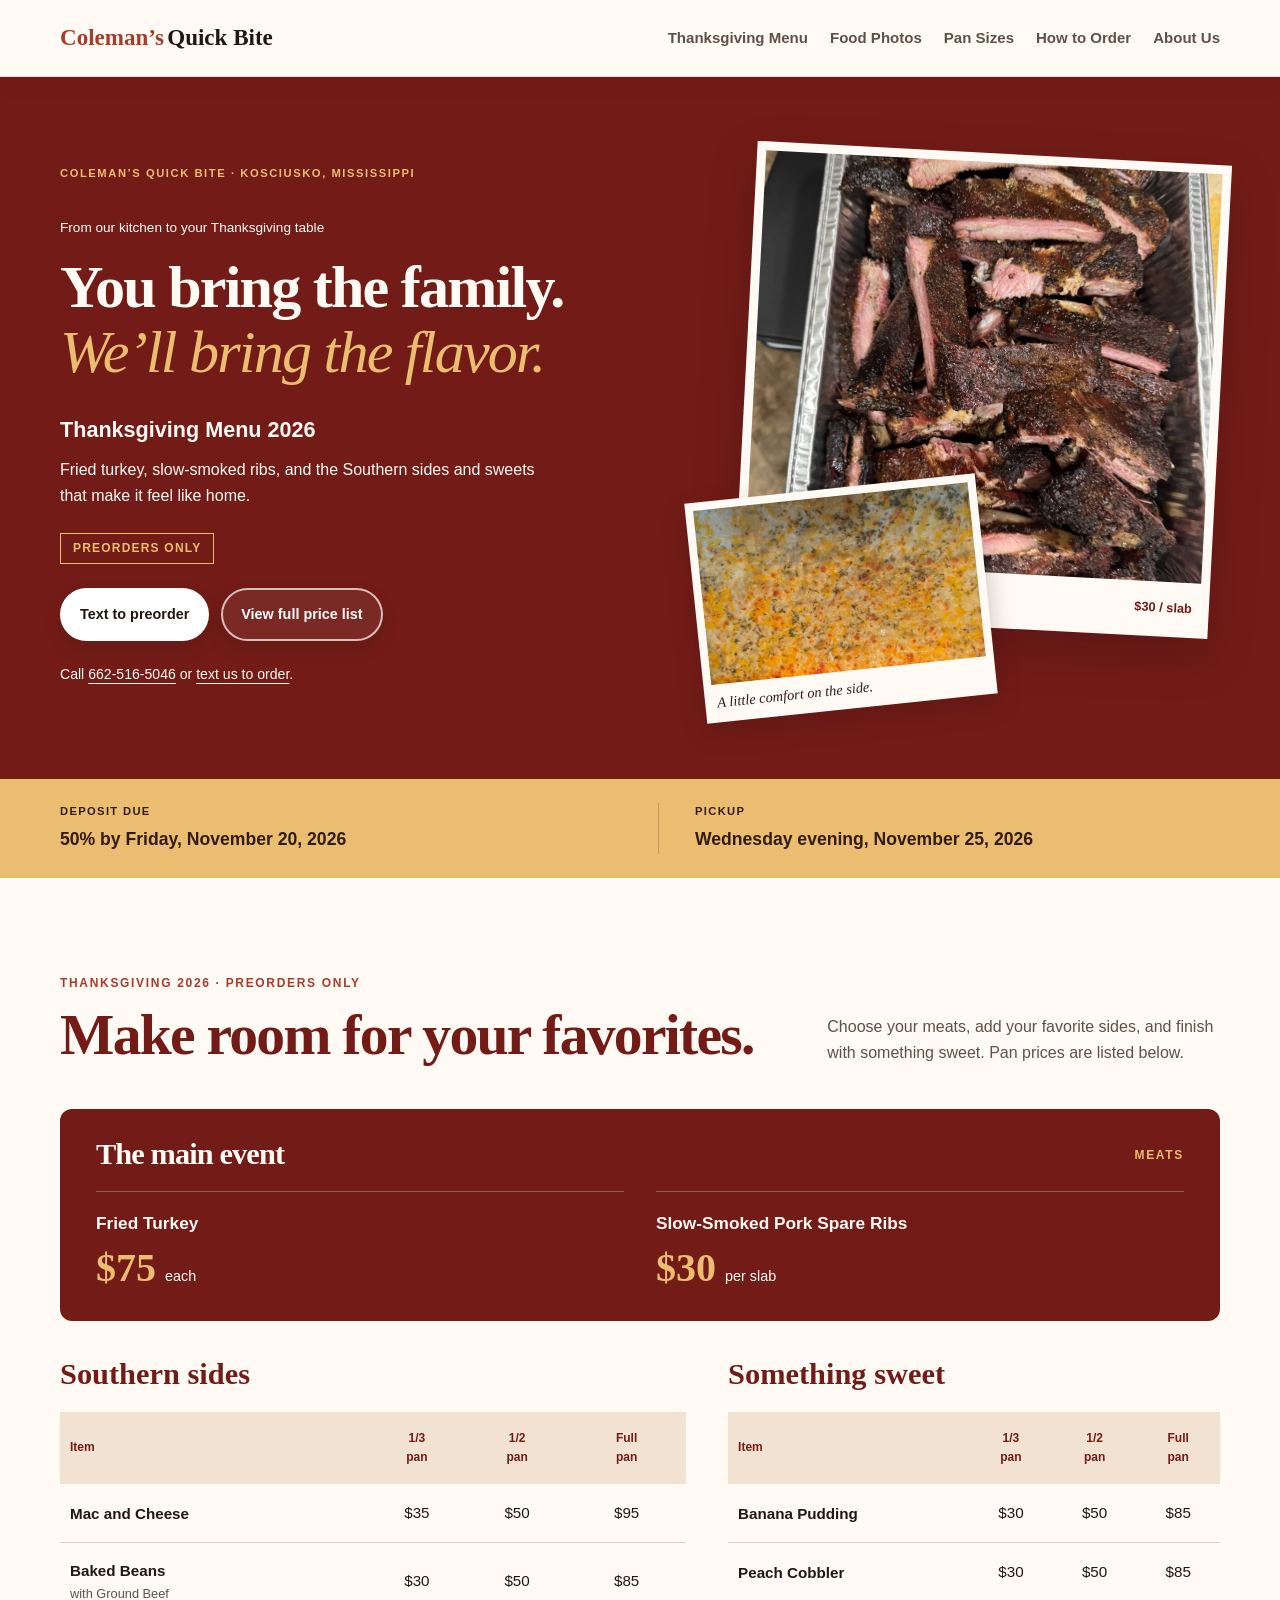
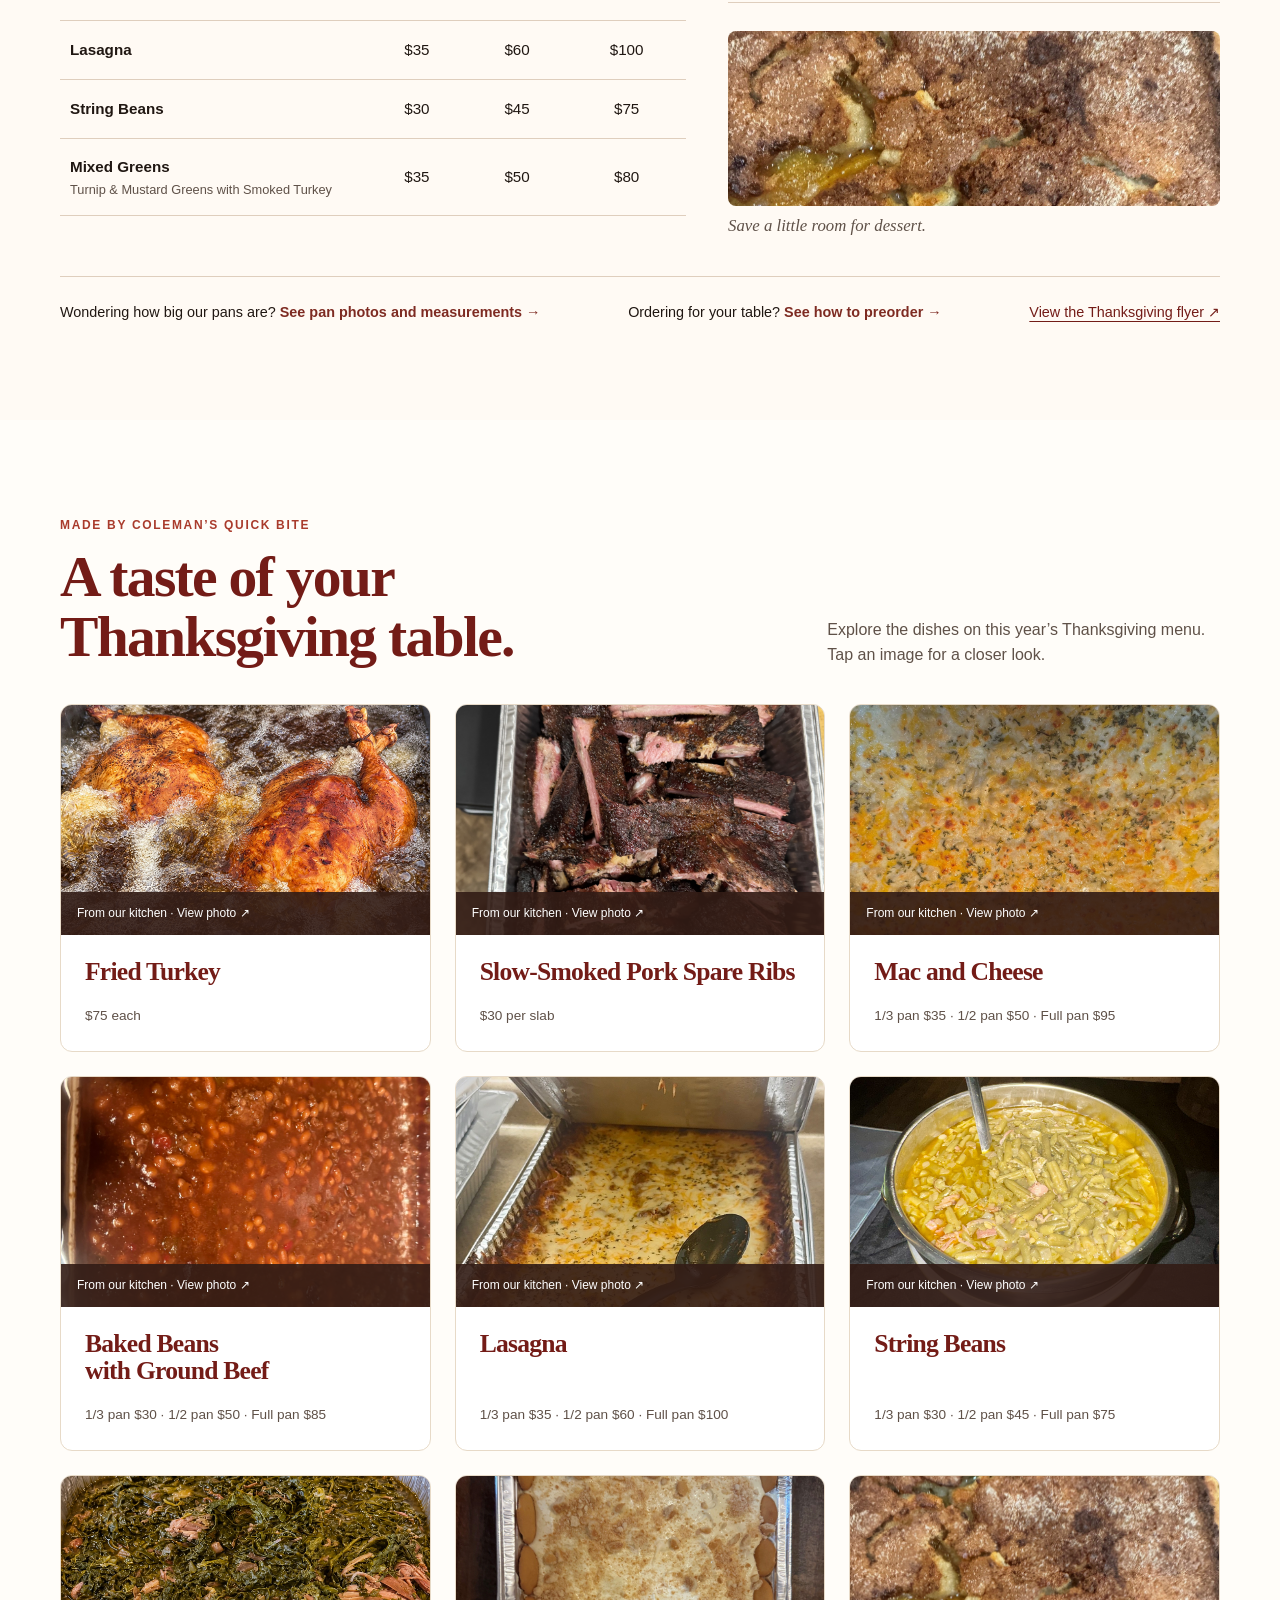
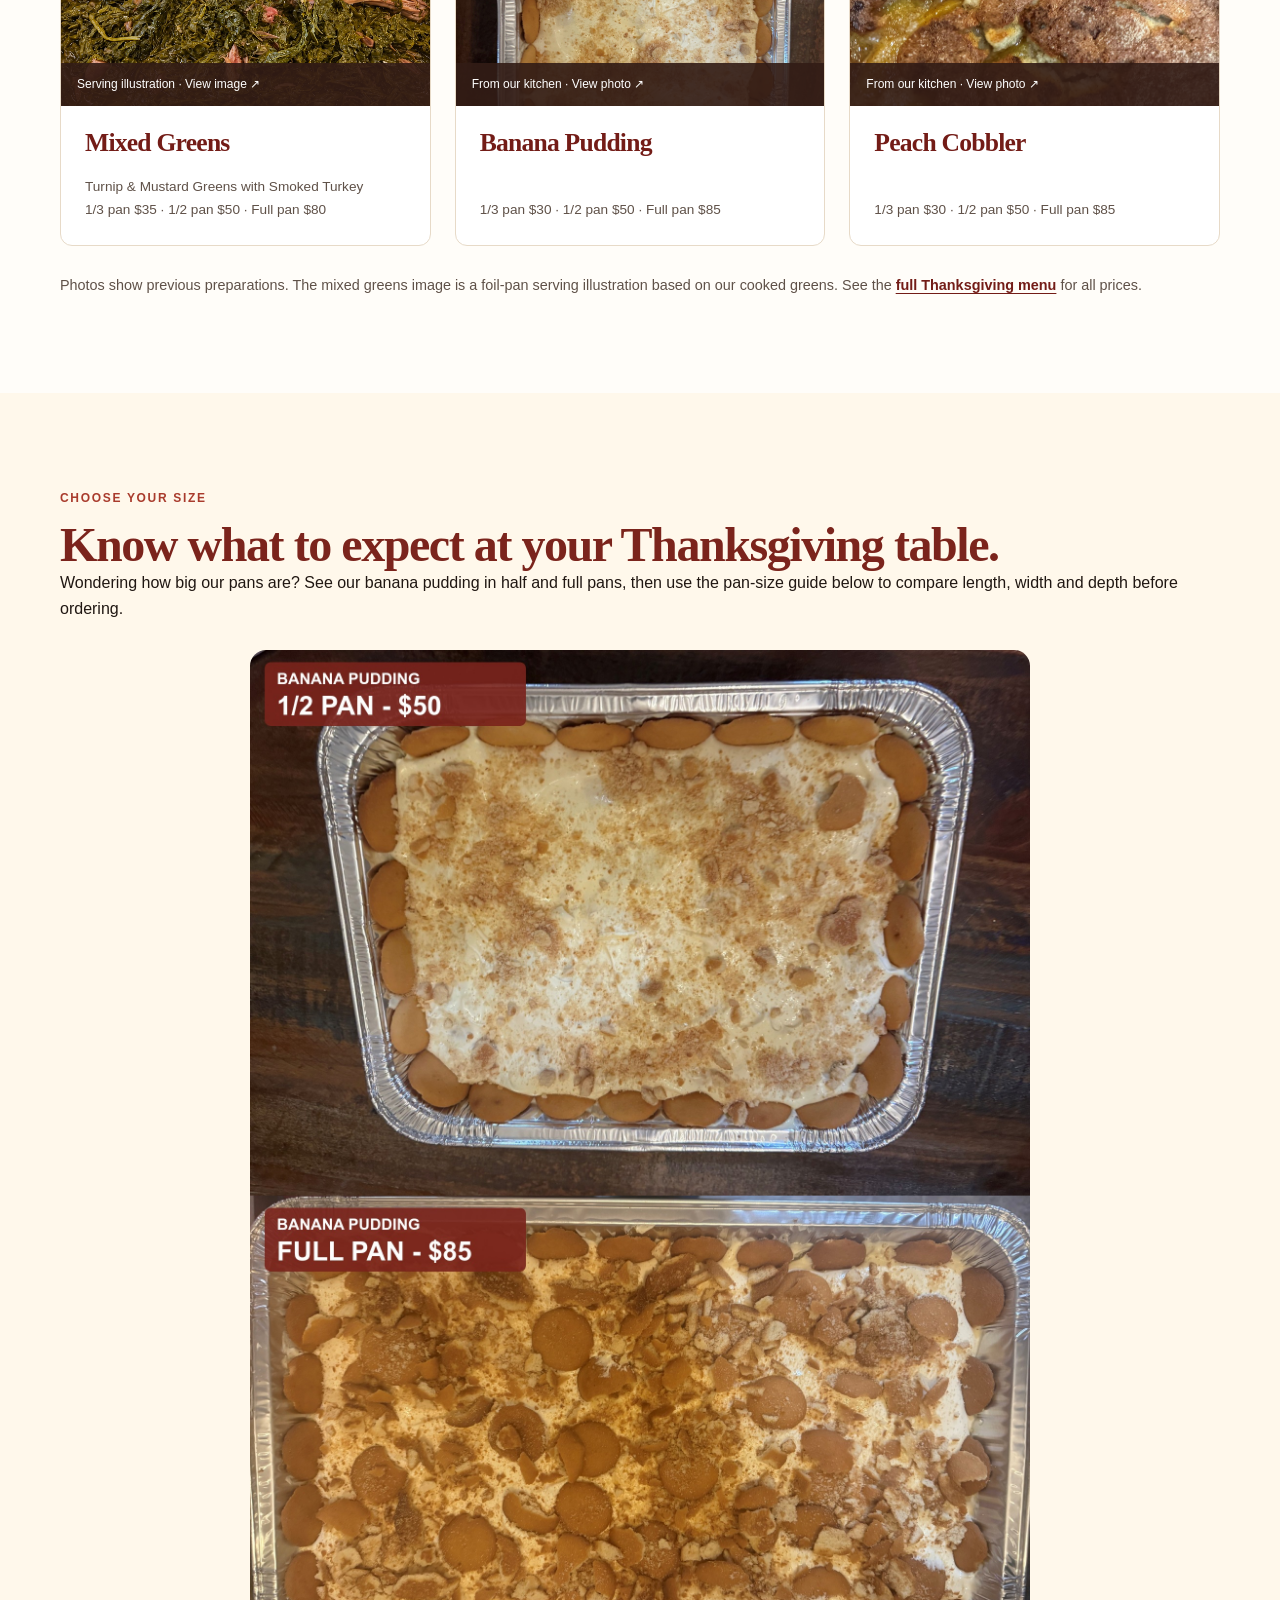
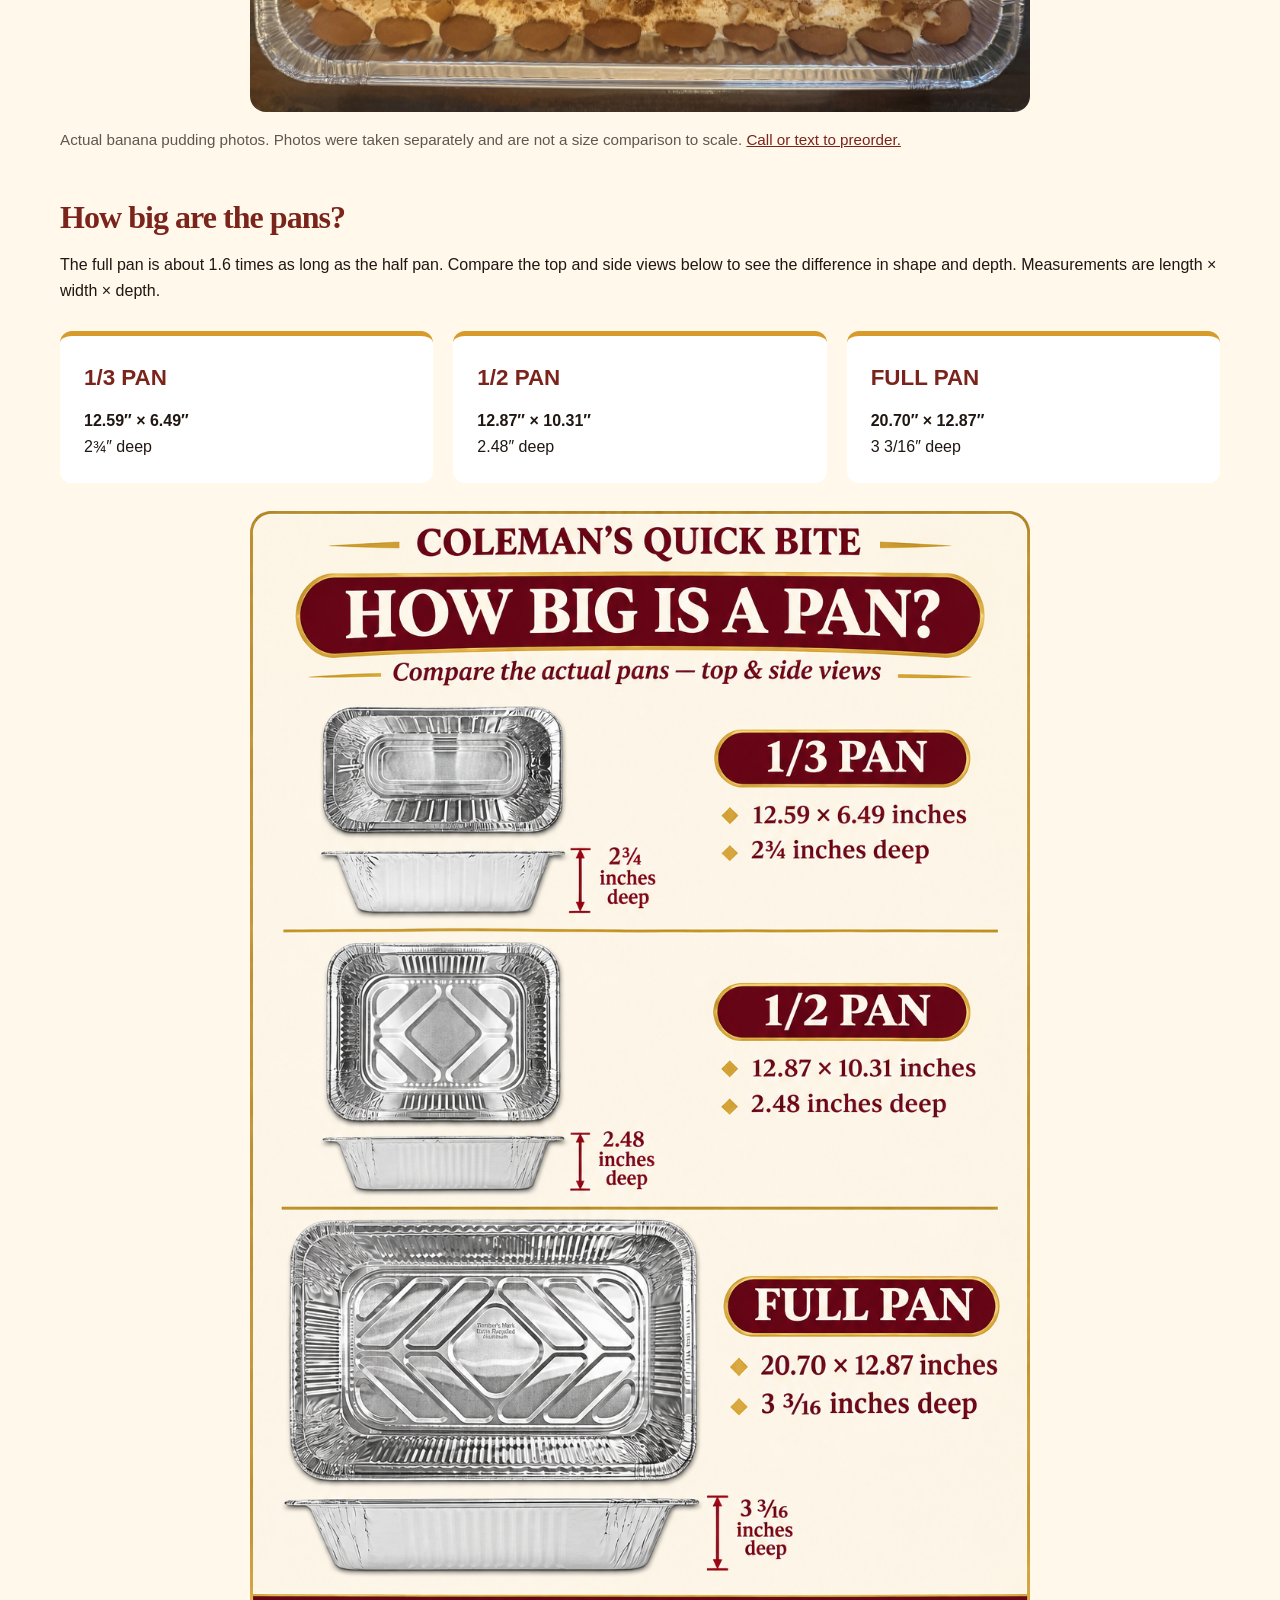
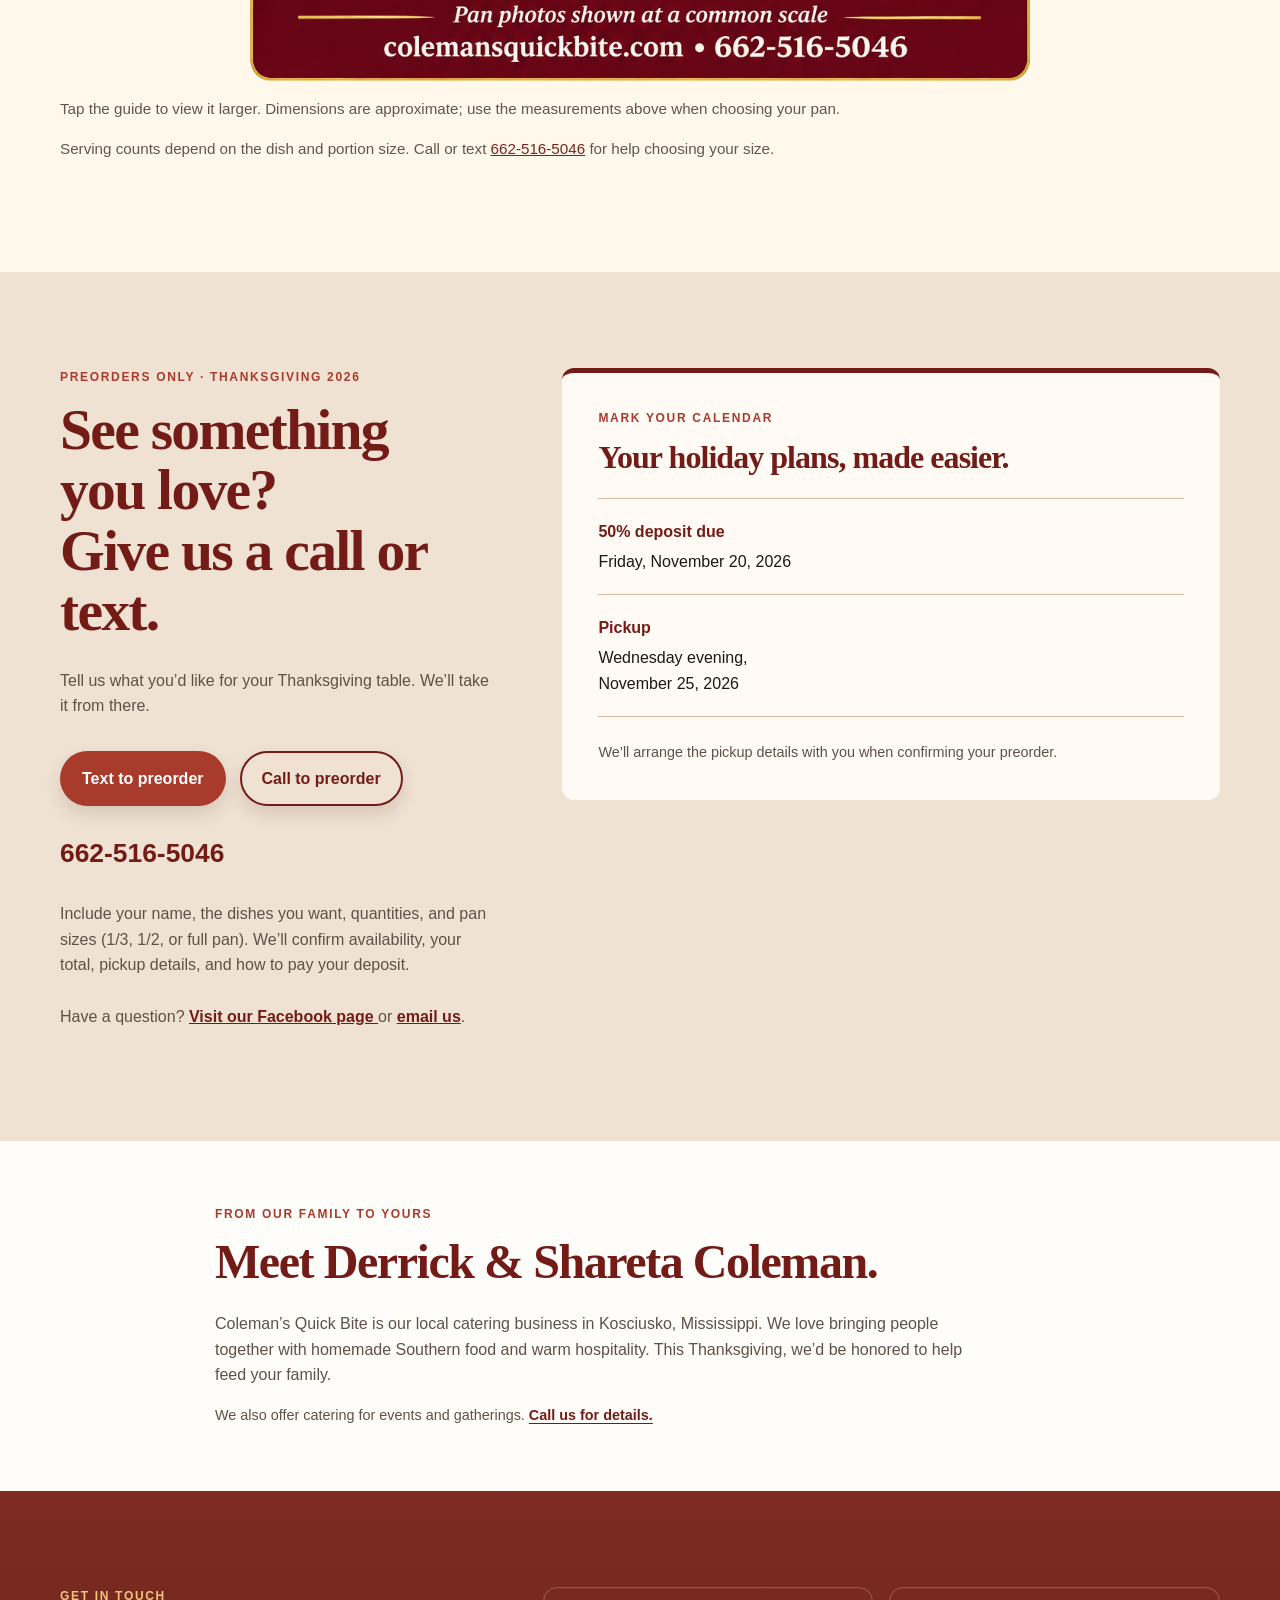
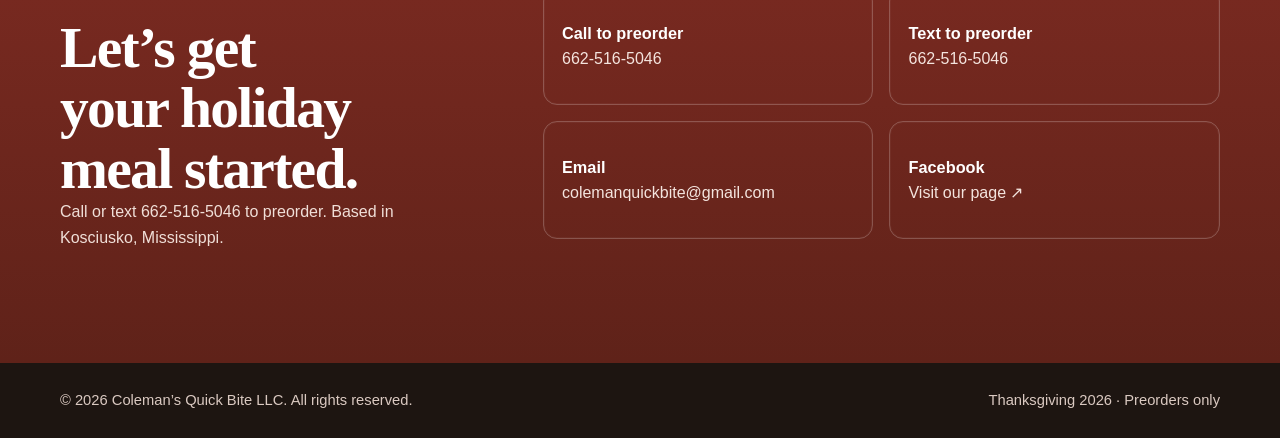
<file: index.html>
<!doctype html>
<html lang="en">
<head>
  <meta charset="utf-8">
  <meta name="viewport" content="width=device-width, initial-scale=1">
  <meta name="description" content="Thanksgiving 2026 preorders from Coleman’s Quick Bite in Kosciusko, MS. Fried turkey, smoked ribs, Southern sides and desserts. 50% deposit due November 20; pickup November 25.">
  <meta name="keywords" content="Southern food Kosciusko MS, catering Kosciusko Mississippi, BBQ catering, breakfast catering, Coleman’s Quick Bite">
  <meta name="theme-color" content="#7b241c">
  <meta property="og:type" content="website">
  <meta property="og:title" content="Thanksgiving Menu 2026 | Coleman’s Quick Bite">
  <meta property="og:description" content="Preorders only. Fried turkey, slow-smoked ribs, sides and desserts. 50% deposit due November 20. Pickup Wednesday evening, November 25, 2026.">
  <meta property="og:image" content="https://colemansquickbite.com/flyers/thanksgiving_2026/Colemans_Thanksgiving_2026_With_Smoked_Turkey.png">
  <meta property="og:image:alt" content="Coleman’s Quick Bite Thanksgiving 2026 preorder menu, prices and pickup details">
  <meta property="og:url" content="https://colemansquickbite.com/">
  <meta property="og:locale" content="en_US">
  <link rel="icon" type="image/png" href="assets/colemans-quick-bite-logo.png?v=2">
  <link rel="shortcut icon" type="image/png" href="assets/colemans-quick-bite-logo.png?v=2">
  <link rel="apple-touch-icon" href="assets/colemans-quick-bite-logo.png?v=2">
  <title>Thanksgiving Menu 2026 | Coleman’s Quick Bite · Kosciusko, MS</title>
  <link rel="stylesheet" href="styles.css">
  <link rel="stylesheet" href="thanksgiving.css">
</head>
<body>
  <a class="skip-link" href="#main-content">Skip to main content</a>

  <header class="site-header">
    <div class="container nav-wrap">
      <a class="brand" href="#home" aria-label="Coleman’s Quick Bite home">
        <span class="brand-mark">Coleman’s</span>
        <span>Quick Bite</span>
      </a>
      <nav aria-label="Main navigation">
        <a href="#thanksgiving">Thanksgiving Menu</a>
        <a href="#holiday-dishes">Food Photos</a>
        <a href="#pan-sizes">Pan Sizes</a>
        <a href="#preorder">How to Order</a>
        <a href="#about">About Us</a>
      </nav>
    </div>
  </header>

  <main id="main-content">
    <section class="holiday-hero" id="home" aria-labelledby="hero-heading">
      <div class="container holiday-hero-grid">
        <div class="holiday-intro">
          <p class="eyebrow">Coleman’s Quick Bite · Kosciusko, Mississippi</p>
          <p class="holiday-season">From our kitchen to your Thanksgiving table</p>
          <h1 id="hero-heading">You bring the family.<br><em>We’ll bring the flavor.</em></h1>
          <p class="holiday-lead">Thanksgiving Menu 2026</p>
          <p>Fried turkey, slow-smoked ribs, and the Southern sides and sweets that make it feel like home.</p>
          <span class="preorder-badge">Preorders only</span>
          <div class="button-row">
            <a class="button button-light" href="sms:+16625165046">Text to preorder</a>
            <a class="button button-outline" href="#thanksgiving">View full price list</a>
          </div>
          <p class="holiday-phone">Call <a href="tel:+16625165046">662-516-5046</a> or <a href="sms:+16625165046">text us to order</a>.</p>
        </div>
        <div class="holiday-table" aria-label="A few favorites from our kitchen">
          <figure class="holiday-ribs">
            <img src="images/smoked_spare_ribs2.jpg" alt="Coleman’s slow-smoked pork spare ribs" width="640" height="700" fetchpriority="high">
            <figcaption>Slow-smoked pork spare ribs <strong>$30 / slab</strong></figcaption>
          </figure>
          <figure class="holiday-side">
            <img src="images/mac-and-cheese-original-crop.jpg" alt="Our homemade mac and cheese" width="320" height="320">
            <figcaption>A little comfort on the side.</figcaption>
          </figure>
        </div>
      </div>
    </section>

    <div class="holiday-dates">
      <div class="container holiday-dates-grid">
        <p><span>Deposit due</span><strong>50% by Friday, November 20, 2026</strong></p>
        <p><span>Pickup</span><strong>Wednesday evening, November 25, 2026</strong></p>
      </div>
    </div>

    <section class="section holiday-menu" id="thanksgiving" aria-labelledby="thanksgiving-heading">
      <div class="container">
        <div class="section-heading">
          <div>
            <p class="section-label">Thanksgiving 2026 · Preorders only</p>
            <h2 id="thanksgiving-heading">Make room for your favorites.</h2>
          </div>
          <p>Choose your meats, add your favorite sides, and finish with something sweet. Pan prices are listed below.</p>
        </div>

        <div class="holiday-meats" aria-labelledby="holiday-meats-heading">
          <h3 id="holiday-meats-heading">The main event <span>Meats</span></h3>
          <dl>
            <div><dt>Fried Turkey</dt><dd><strong>$75</strong> each</dd></div>
            <div><dt>Slow-Smoked Pork Spare Ribs</dt><dd><strong>$30</strong> per slab</dd></div>
          </dl>
        </div>

        <div class="holiday-menu-tables">
          <div class="holiday-menu-group">
            <table class="holiday-price-table">
              <caption>Southern sides</caption>
              <thead><tr><th scope="col">Item</th><th scope="col">1/3 <span>pan</span></th><th scope="col">1/2 <span>pan</span></th><th scope="col">Full <span>pan</span></th></tr></thead>
              <tbody>
                <tr><th scope="row">Mac and Cheese</th><td>$35</td><td>$50</td><td>$95</td></tr>
                <tr><th scope="row">Baked Beans <span>with Ground Beef</span></th><td>$30</td><td>$50</td><td>$85</td></tr>
                <tr><th scope="row">Lasagna</th><td>$35</td><td>$60</td><td>$100</td></tr>
                <tr><th scope="row">String Beans</th><td>$30</td><td>$45</td><td>$75</td></tr>
                <tr><th scope="row">Mixed Greens <span>Turnip &amp; Mustard Greens with Smoked Turkey</span></th><td>$35</td><td>$50</td><td>$80</td></tr>
              </tbody>
            </table>
          </div>
          <div class="holiday-menu-group">
            <table class="holiday-price-table">
              <caption>Something sweet</caption>
              <thead><tr><th scope="col">Item</th><th scope="col">1/3 <span>pan</span></th><th scope="col">1/2 <span>pan</span></th><th scope="col">Full <span>pan</span></th></tr></thead>
              <tbody>
                <tr><th scope="row">Banana Pudding</th><td>$30</td><td>$50</td><td>$85</td></tr>
                <tr><th scope="row">Peach Cobbler</th><td>$30</td><td>$50</td><td>$85</td></tr>
              </tbody>
            </table>
            <figure class="holiday-dessert">
              <img src="images/peach_cobbler.jpg" alt="A pan of Coleman’s peach cobbler" loading="lazy" width="600" height="300">
              <figcaption>Save a little room for dessert.</figcaption>
            </figure>
          </div>
        </div>
        <div class="holiday-menu-footer">
          <p>Wondering how big our pans are? <a class="text-link" href="#pan-sizes">See pan photos and measurements <span aria-hidden="true">→</span></a></p>
          <p>Ordering for your table? <a class="text-link" href="#preorder">See how to preorder <span aria-hidden="true">→</span></a></p>
          <a href="flyers/thanksgiving_2026/Colemans_Thanksgiving_2026_With_Smoked_Turkey.png" target="_blank" rel="noopener noreferrer">View the Thanksgiving flyer <span class="visually-hidden">(opens in a new tab)</span> <span aria-hidden="true">↗</span></a>
        </div>
      </div>
    </section>

    <section class="section holiday-shop" id="holiday-dishes" aria-labelledby="holiday-dishes-heading">
      <div class="container">
        <div class="section-heading">
          <div>
            <p class="section-label">Made by Coleman’s Quick Bite</p>
            <h2 id="holiday-dishes-heading">A taste of your Thanksgiving table.</h2>
          </div>
          <p>Explore the dishes on this year’s Thanksgiving menu. Tap an image for a closer look.</p>
        </div>
        <div class="holiday-product-grid">
          <article class="holiday-product">
            <a class="holiday-product-photo holiday-turkey-photo" href="images/fried-turkey-thanksgiving-edited.jpg" target="_blank" rel="noopener noreferrer" aria-label="View larger photo of our fried turkey (opens in a new tab)"><img src="images/fried-turkey-thanksgiving-edited.jpg" alt="Two golden-brown turkeys frying at Coleman’s Quick Bite" width="1448" height="1086" loading="lazy"><span>From our kitchen · View photo ↗</span></a>
            <div class="holiday-product-body">
              <h3>Fried Turkey</h3>
              <p class="holiday-photo-price">$75 each</p>
            </div>
          </article>
          <article class="holiday-product">
            <a class="holiday-product-photo" href="images/smoked_spare_ribs2.jpg" target="_blank" rel="noopener noreferrer" aria-label="View larger photo of our Slow-Smoked Pork Spare Ribs (opens in a new tab)"><img src="images/smoked_spare_ribs2.jpg" alt="Slow-Smoked Pork Spare Ribs prepared by Coleman’s Quick Bite" width="600" height="450" loading="lazy"><span>From our kitchen · View photo ↗</span></a>
            <div class="holiday-product-body">
              <h3>Slow-Smoked Pork Spare Ribs</h3>
              <p class="holiday-photo-price">$30 per slab</p>
            </div>
          </article>
          <article class="holiday-product">
            <a class="holiday-product-photo" href="images/mac-and-cheese-original-crop.jpg" target="_blank" rel="noopener noreferrer" aria-label="View larger photo of our Mac and Cheese (opens in a new tab)"><img src="images/mac-and-cheese-original-crop.jpg" alt="Mac and Cheese prepared by Coleman’s Quick Bite" width="600" height="450" loading="lazy"><span>From our kitchen · View photo ↗</span></a>
            <div class="holiday-product-body">
              <h3>Mac and Cheese</h3>
              <p class="holiday-photo-price">1/3 pan $35 · 1/2 pan $50 · Full pan $95</p>
            </div>
          </article>
          <article class="holiday-product">
            <a class="holiday-product-photo" href="images/bakedbeans2.jpg" target="_blank" rel="noopener noreferrer" aria-label="View larger photo of our Baked Beans with Ground Beef (opens in a new tab)"><img src="images/bakedbeans2.jpg" alt="Baked Beans with Ground Beef prepared by Coleman’s Quick Bite" width="600" height="450" loading="lazy"><span>From our kitchen · View photo ↗</span></a>
            <div class="holiday-product-body">
              <h3>Baked Beans with Ground Beef</h3>
              <p class="holiday-photo-price">1/3 pan $30 · 1/2 pan $50 · Full pan $85</p>
            </div>
          </article>
          <article class="holiday-product">
            <a class="holiday-product-photo" href="images/lasagna.jpg" target="_blank" rel="noopener noreferrer" aria-label="View larger photo of our Lasagna (opens in a new tab)"><img src="images/lasagna.jpg" alt="Lasagna prepared by Coleman’s Quick Bite" width="600" height="450" loading="lazy"><span>From our kitchen · View photo ↗</span></a>
            <div class="holiday-product-body">
              <h3>Lasagna</h3>
              <p class="holiday-photo-price">1/3 pan $35 · 1/2 pan $60 · Full pan $100</p>
            </div>
          </article>
          <article class="holiday-product">
            <a class="holiday-product-photo" href="images/string_beans.jpg" target="_blank" rel="noopener noreferrer" aria-label="View larger photo of our String Beans (opens in a new tab)"><img src="images/string_beans.jpg" alt="String Beans prepared by Coleman’s Quick Bite" width="600" height="450" loading="lazy"><span>From our kitchen · View photo ↗</span></a>
            <div class="holiday-product-body">
              <h3>String Beans</h3>
              <p class="holiday-photo-price">1/3 pan $30 · 1/2 pan $45 · Full pan $75</p>
            </div>
          </article>
          <article class="holiday-product">
            <a class="holiday-product-photo" href="images/mixed-greens-foil-pan-closeup.jpg" target="_blank" rel="noopener noreferrer" aria-label="View larger mixed greens serving illustration (opens in a new tab)"><img src="images/mixed-greens-foil-pan-closeup.jpg" alt="Serving illustration of Coleman’s mixed greens in a foil catering pan, based on our cooked greens photo" width="1448" height="1086" loading="lazy"><span>Serving illustration · View image ↗</span></a>
            <div class="holiday-product-body">
              <h3>Mixed Greens</h3>
              <p class="holiday-photo-price">Turnip &amp; Mustard Greens with Smoked Turkey<br>1/3 pan $35 · 1/2 pan $50 · Full pan $80</p>
            </div>
          </article>
          <article class="holiday-product">
            <a class="holiday-product-photo" href="images/banana_pudding_half_pan.jpg" target="_blank" rel="noopener noreferrer" aria-label="View larger photo of our Banana Pudding (opens in a new tab)"><img src="images/banana_pudding_half_pan.jpg" alt="Banana Pudding prepared by Coleman’s Quick Bite" width="600" height="450" loading="lazy"><span>From our kitchen · View photo ↗</span></a>
            <div class="holiday-product-body">
              <h3>Banana Pudding</h3>
              <p class="holiday-photo-price">1/3 pan $30 · 1/2 pan $50 · Full pan $85</p>
            </div>
          </article>
          <article class="holiday-product">
            <a class="holiday-product-photo" href="images/peach_cobbler.jpg" target="_blank" rel="noopener noreferrer" aria-label="View larger photo of our Peach Cobbler (opens in a new tab)"><img src="images/peach_cobbler.jpg" alt="Peach Cobbler prepared by Coleman’s Quick Bite" width="600" height="450" loading="lazy"><span>From our kitchen · View photo ↗</span></a>
            <div class="holiday-product-body">
              <h3>Peach Cobbler</h3>
              <p class="holiday-photo-price">1/3 pan $30 · 1/2 pan $50 · Full pan $85</p>
            </div>
          </article>
        </div>
        <p class="holiday-photo-note">Photos show previous preparations. The mixed greens image is a foil-pan serving illustration based on our cooked greens. See the <a href="#thanksgiving">full Thanksgiving menu</a> for all prices.</p>
      </div>
    </section>


    <section class="section pan-guide" id="pan-sizes" aria-labelledby="pan-guide-heading">
      <div class="container">
        <p class="section-label">Choose your size</p>
        <h2 id="pan-guide-heading">Know what to expect at your Thanksgiving table.</h2>
        <p>Wondering how big our pans are? See our banana pudding in half and full pans, then use the pan-size guide below to compare length, width and depth before ordering.</p>
        <a class="pudding-price-graphic" href="images/pan-guide/banana-pudding-prices-original-photos.png" target="_blank" rel="noopener noreferrer"><img src="images/pan-guide/banana-pudding-prices-original-photos.png" alt="Coleman’s banana pudding: half pan $50; full pan $85. Call or text 662-516-5046." width="1600" height="2180" loading="lazy"></a>
        <p class="pan-guide-note">Actual banana pudding photos. Photos were taken separately and are not a size comparison to scale. <a href="#preorder">Call or text to preorder.</a></p>
        <h3>How big are the pans?</h3>
        <p>The full pan is about 1.6 times as long as the half pan. Compare the top and side views below to see the difference in shape and depth. Measurements are length × width × depth.</p>
        <div class="pan-dimension-grid">
          <article><h4>1/3 PAN</h4><p><strong>12.59″ × 6.49″</strong><br>2¾″ deep</p></article>
          <article><h4>1/2 PAN</h4><p><strong>12.87″ × 10.31″</strong><br>2.48″ deep</p></article>
          <article><h4>FULL PAN</h4><p><strong>20.70″ × 12.87″</strong><br>3 3/16″ deep</p></article>
        </div>
        <a class="pan-comparison" href="images/pan-guide/pan-size-guide-sams-photos.png" target="_blank" rel="noopener noreferrer" aria-label="Open the larger pan-size guide (opens in a new tab)"><img src="images/pan-guide/pan-size-guide-sams-photos.png" alt="Pan guide based on Sam’s Club photos, with top and side views. Third pan: 12.59 by 6.49 inches, 2¾ inches deep. Half pan: 12.87 by 10.31 inches, 2.48 inches deep. Full pan: 20.70 by 12.87 inches, 3 3/16 inches deep." width="1024" height="1536" loading="lazy"></a>
        <p class="pan-guide-note">Tap the guide to view it larger. Dimensions are approximate; use the measurements above when choosing your pan.</p>
        <p class="pan-guide-note">Serving counts depend on the dish and portion size. Call or text <a href="tel:+16625165046">662-516-5046</a> for help choosing your size.</p>
      </div>
    </section>

    <section class="section holiday-order" id="preorder" aria-labelledby="preorder-heading">
      <div class="container holiday-order-grid">
        <div class="holiday-order-copy">
          <p class="section-label">Preorders only · Thanksgiving 2026</p>
          <h2 id="preorder-heading">See something you love?<br>Give us a call or text.</h2>
          <p>Tell us what you’d like for your Thanksgiving table. We’ll take it from there.</p>
          <div class="button-row">
            <a class="button button-primary" href="sms:+16625165046">Text to preorder</a>
            <a class="button holiday-text-button" href="tel:+16625165046">Call to preorder</a>
          </div>
          <p class="holiday-order-phone"><a href="tel:+16625165046">662-516-5046</a></p>
          <p>Include your name, the dishes you want, quantities, and pan sizes (1/3, 1/2, or full pan). We’ll confirm availability, your total, pickup details, and how to pay your deposit.</p>
          <p>Have a question? <a href="https://www.facebook.com/colemansquickbite" target="_blank" rel="noopener noreferrer">Visit our Facebook page <span class="visually-hidden">(opens in a new tab)</span></a> or <a href="mailto:colemanquickbite@gmail.com?subject=Thanksgiving%202026%20question">email us</a>.</p>
        </div>
        <aside class="holiday-pickup-note" aria-labelledby="holiday-pickup-heading">
          <p class="section-label">Mark your calendar</p>
          <h3 id="holiday-pickup-heading">Your holiday plans, made easier.</h3>
          <dl class="holiday-order-details">
            <div><dt>50% deposit due</dt><dd>Friday, November 20, 2026</dd></div>
            <div><dt>Pickup</dt><dd>Wednesday evening,<br>November 25, 2026</dd></div>
          </dl>
          <p>We’ll arrange the pickup details with you when confirming your preorder.</p>
        </aside>
      </div>
    </section>

    <section class="section holiday-about" id="about" aria-labelledby="about-heading">
      <div class="container">
        <p class="section-label">From our family to yours</p>
        <h2 id="about-heading">Meet Derrick &amp; Shareta Coleman.</h2>
        <p>Coleman’s Quick Bite is our local catering business in Kosciusko, Mississippi. We love bringing people together with homemade Southern food and warm hospitality. This Thanksgiving, we’d be honored to help feed your family.</p>
        <p class="holiday-catering-note">We also offer catering for events and gatherings. <a href="tel:+16625165046">Call us for details.</a></p>
      </div>
    </section>

    <section class="section contact-section" id="contact">
      <div class="container contact-wrap">
        <div>
          <p class="section-label section-label-light">Get in touch</p>
          <h2>Let’s get your holiday meal started.</h2>
          <p>Call or text 662-516-5046 to preorder. Based in Kosciusko, Mississippi.</p>
        </div>

        <div class="contact-grid">
          <a href="tel:+16625165046">
            <strong>Call to preorder</strong>
            <span>662-516-5046</span>
          </a>
          <a href="sms:+16625165046">
            <strong>Text to preorder</strong>
            <span>662-516-5046</span>
          </a>
          <a href="mailto:colemanquickbite@gmail.com">
            <strong>Email</strong>
            <span>colemanquickbite@gmail.com</span>
          </a>
          <a href="https://www.facebook.com/colemansquickbite" target="_blank" rel="noopener noreferrer">
            <strong>Facebook</strong>
            <span>Visit our page <span aria-hidden="true">↗</span></span>
          </a>

        </div>
      </div>
    </section>
  </main>

  <footer>
    <div class="container footer-wrap">
      <p>© <span id="year">2026</span> Coleman’s Quick Bite LLC. All rights reserved.</p>
      <p>Thanksgiving 2026 · Preorders only</p>
    </div>
  </footer>

  <script src="script.js" defer></script>
</body>
</html>
</file>
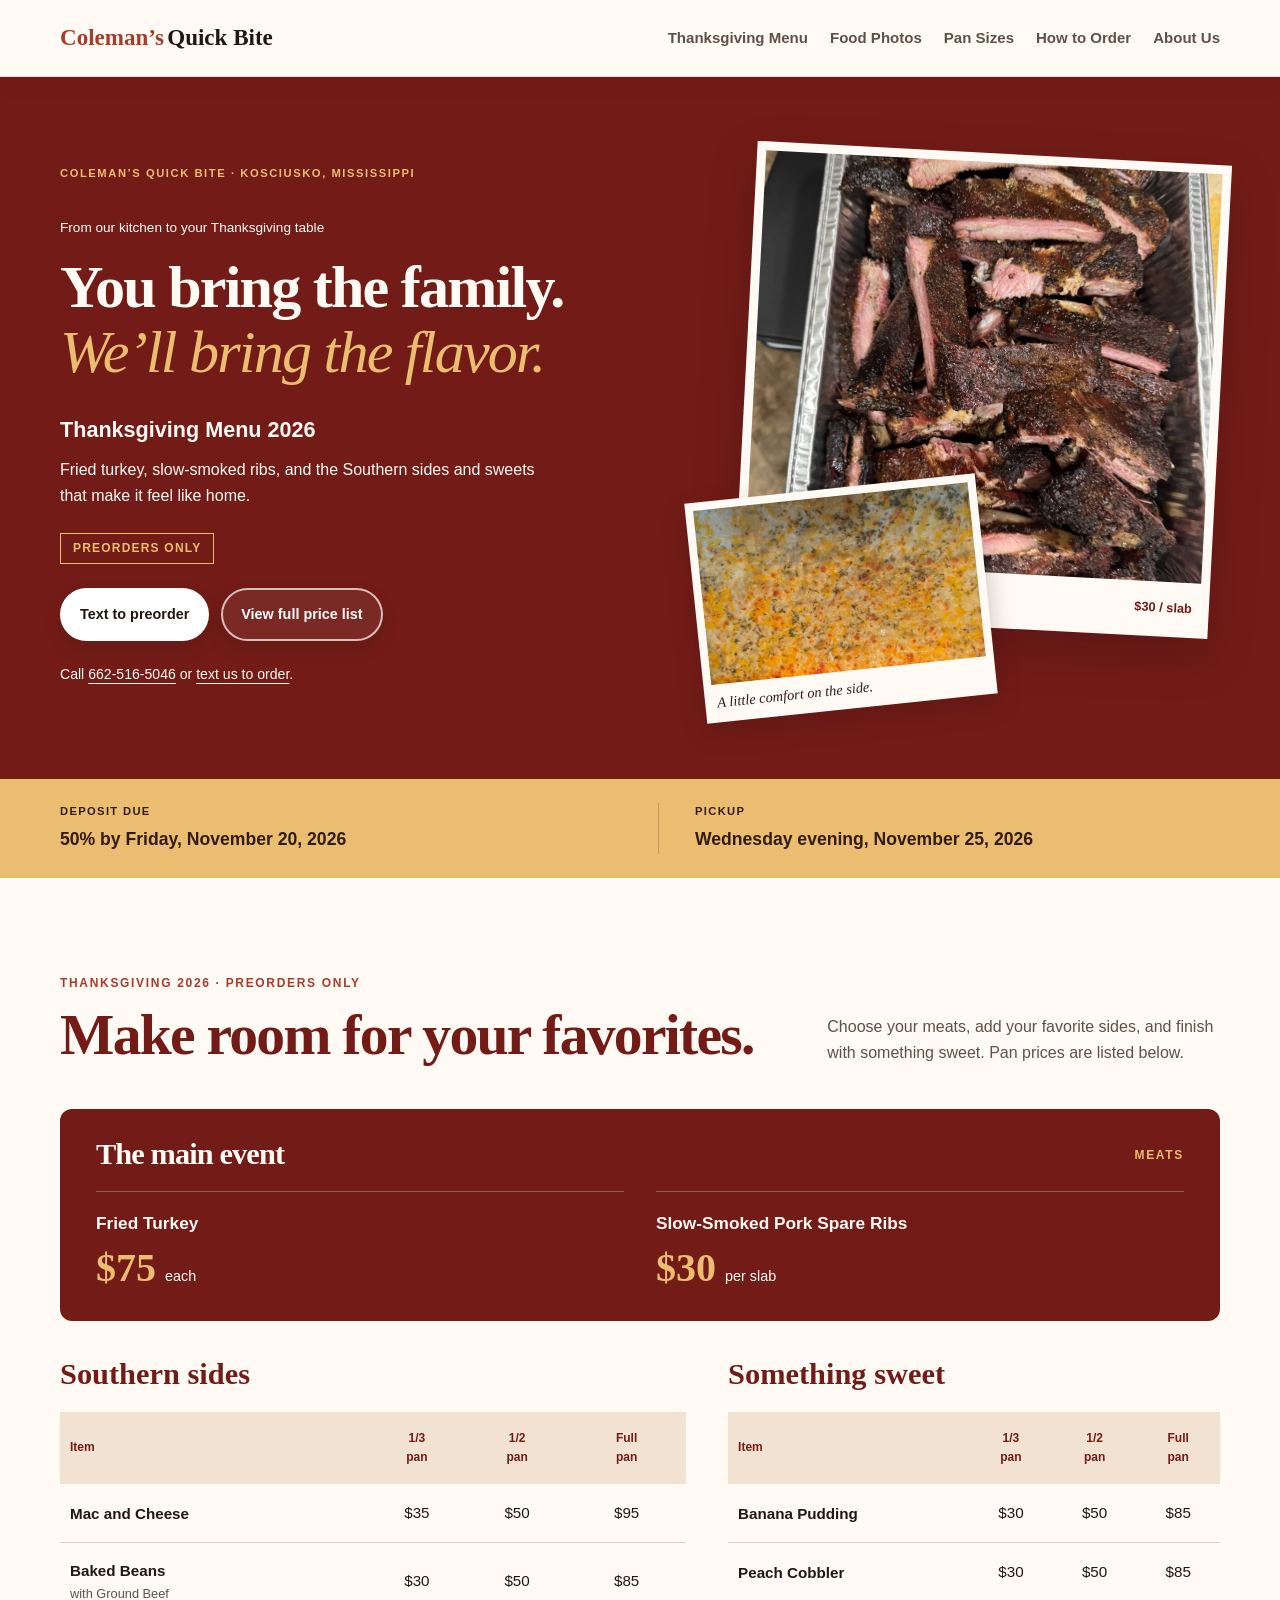
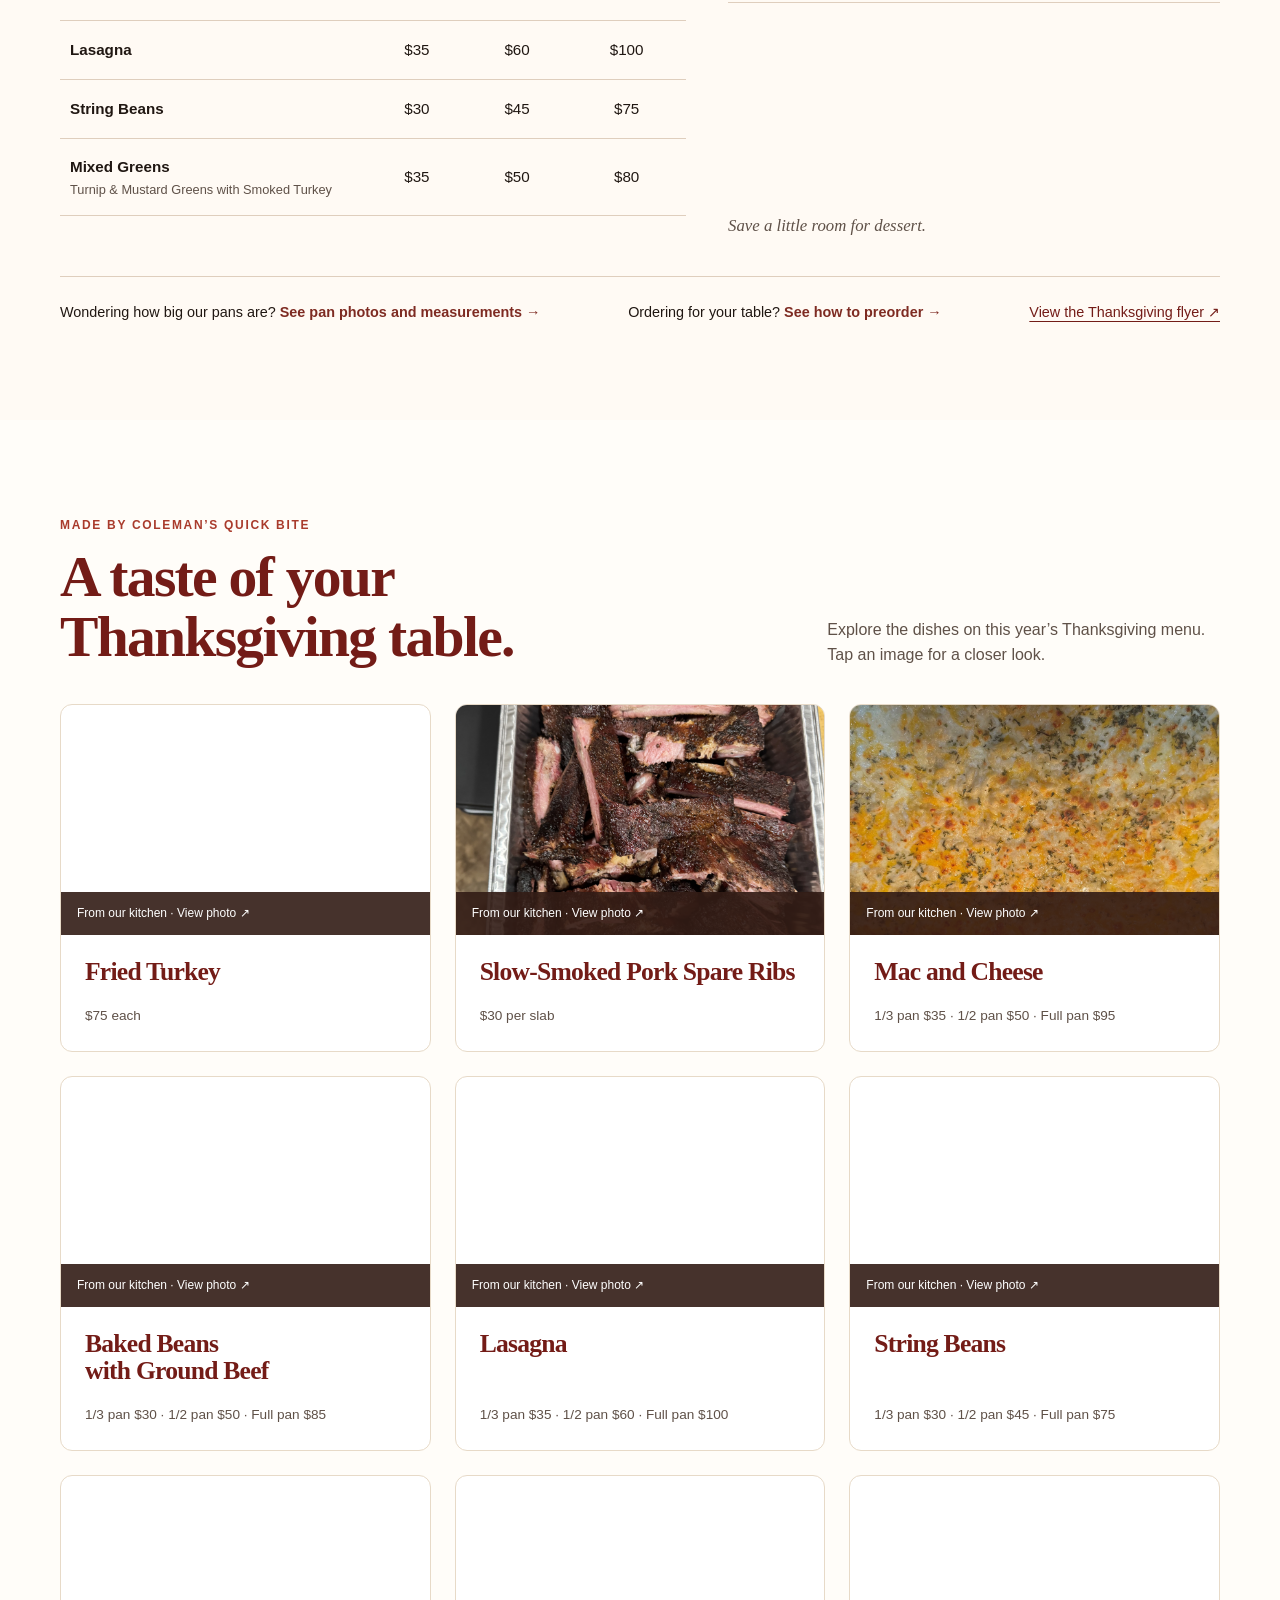
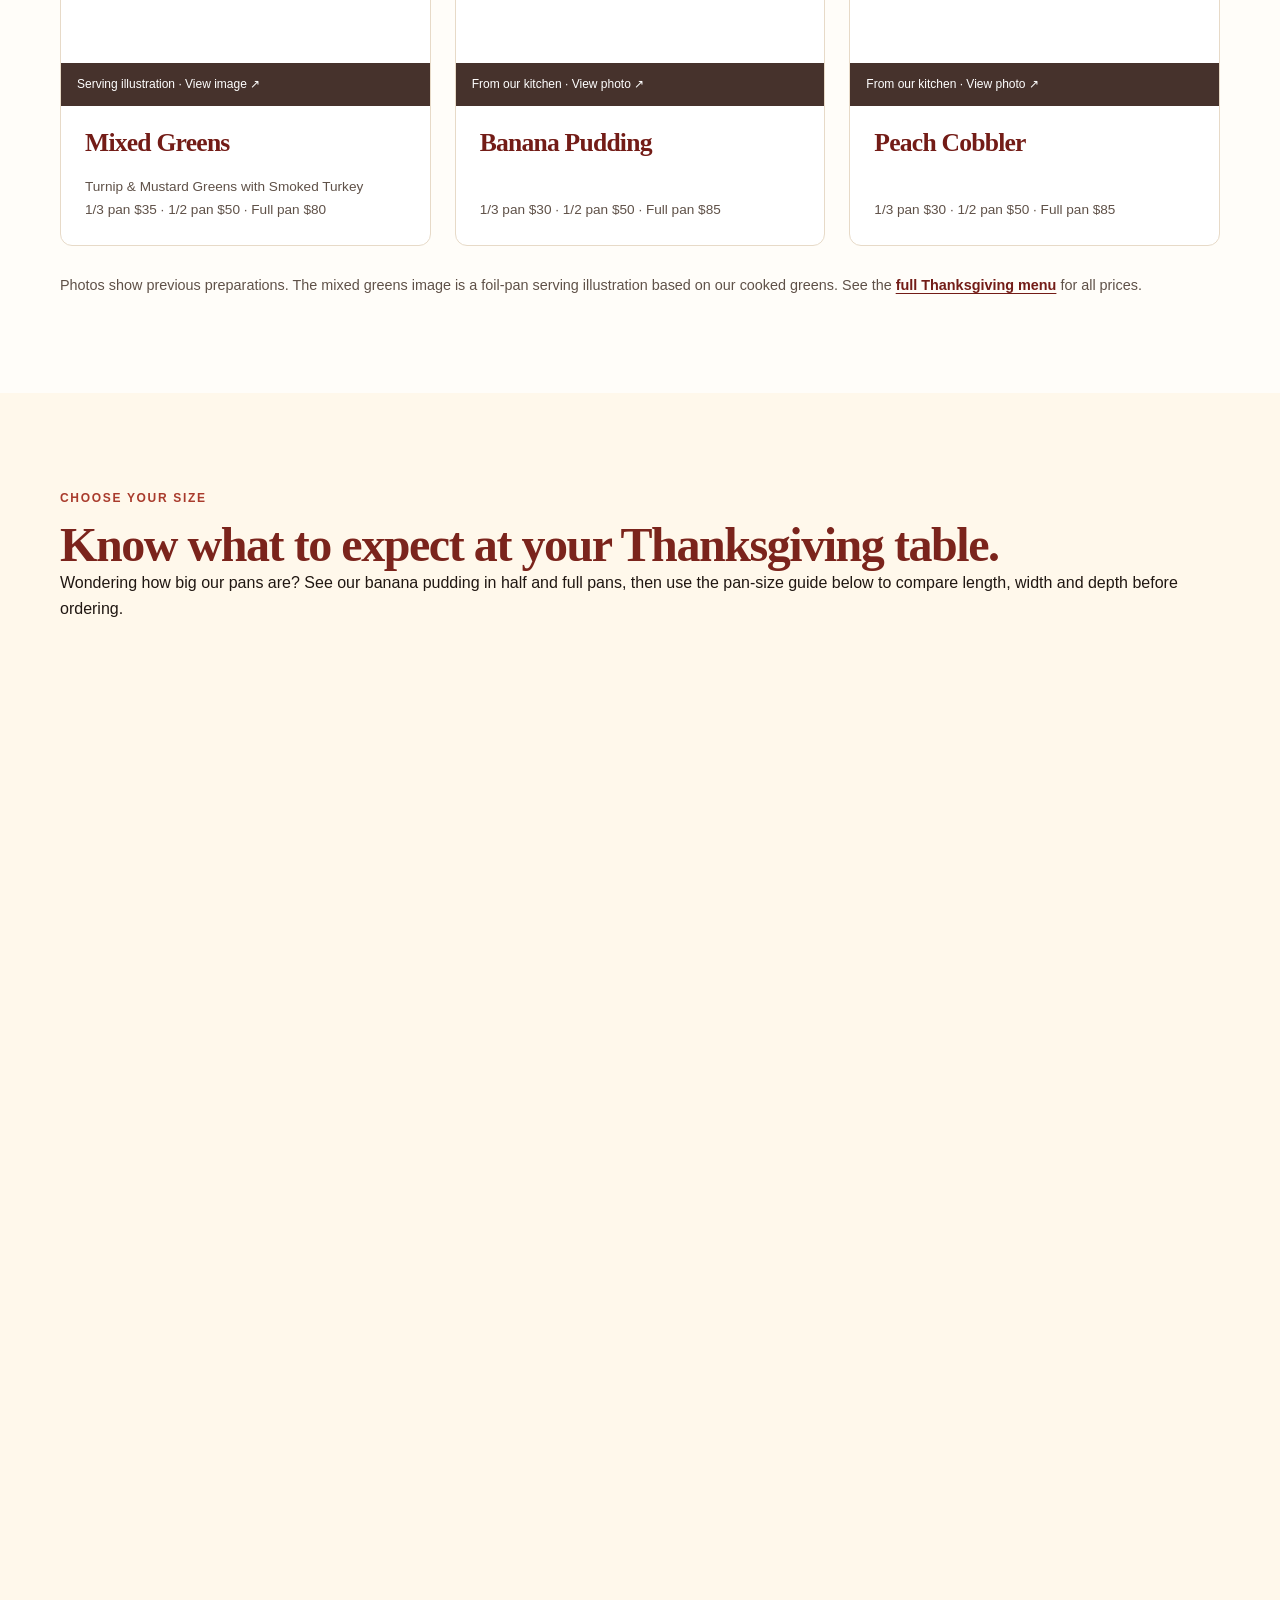
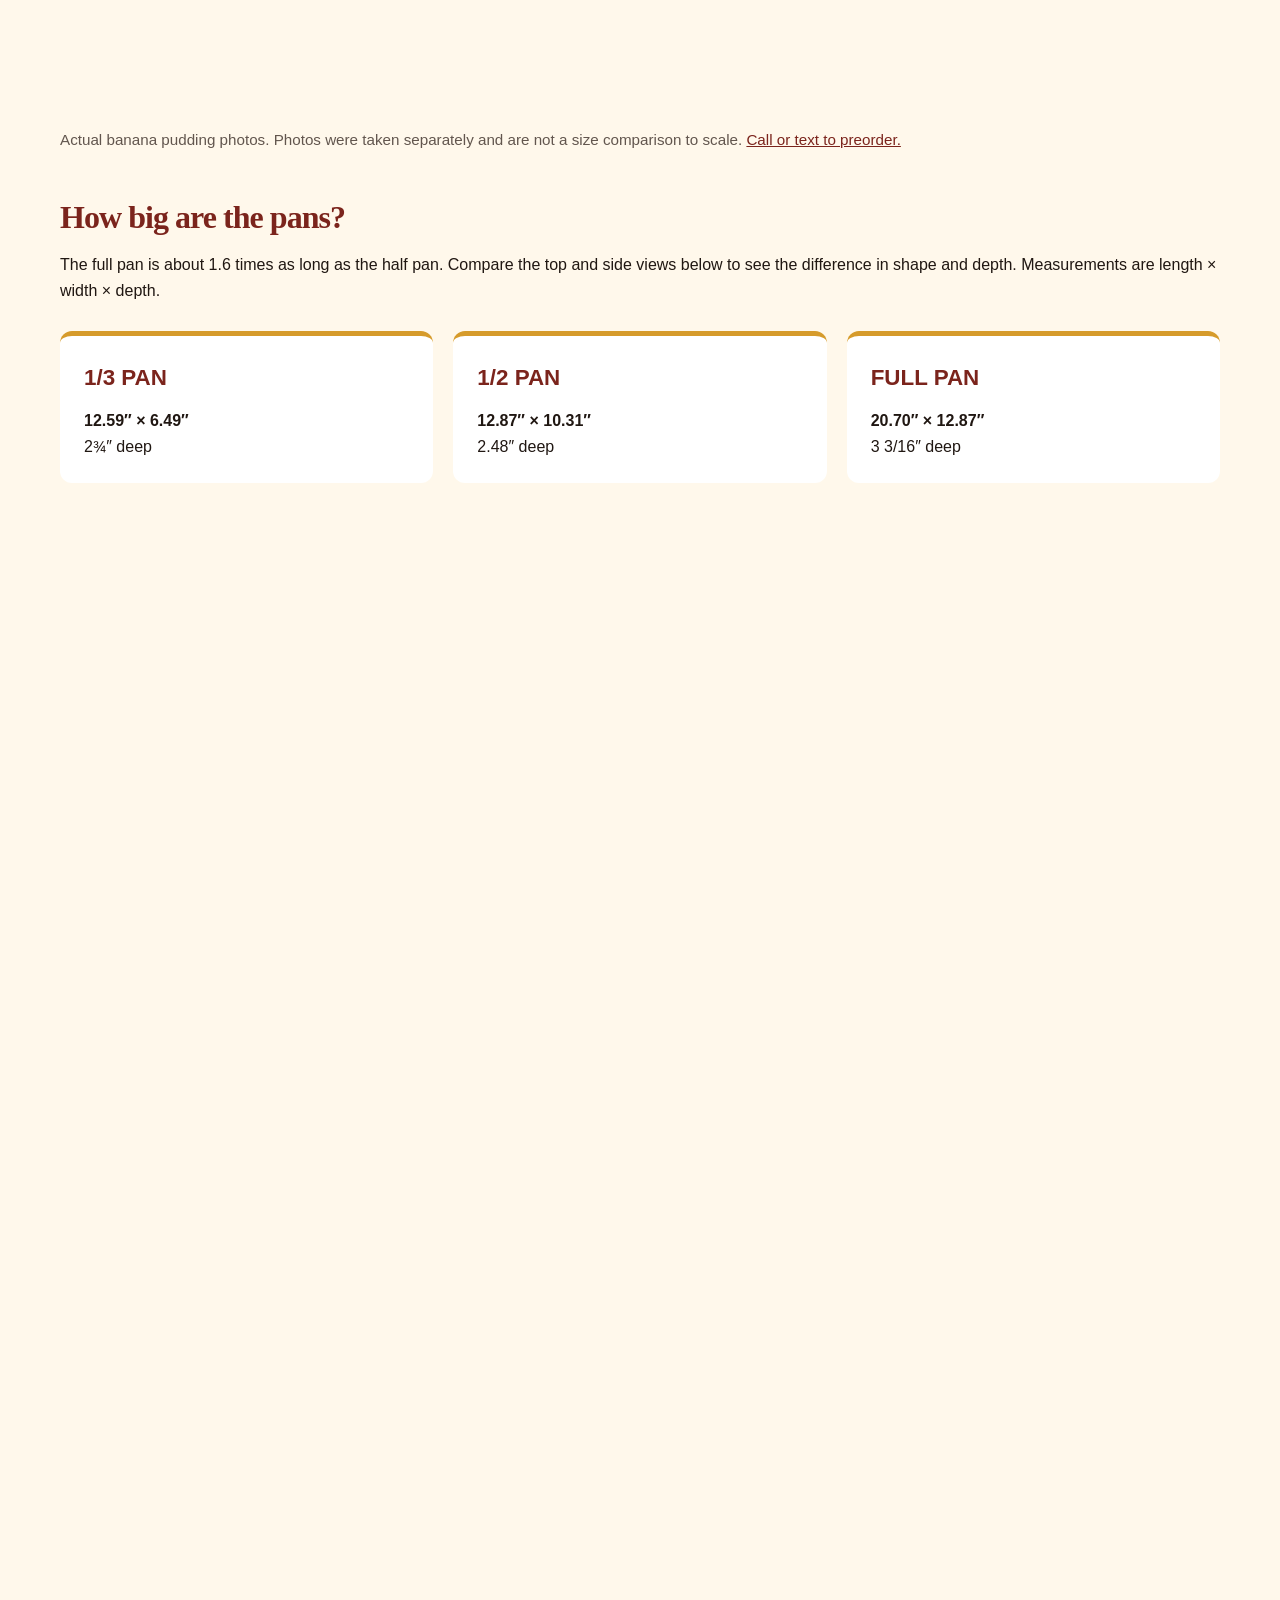
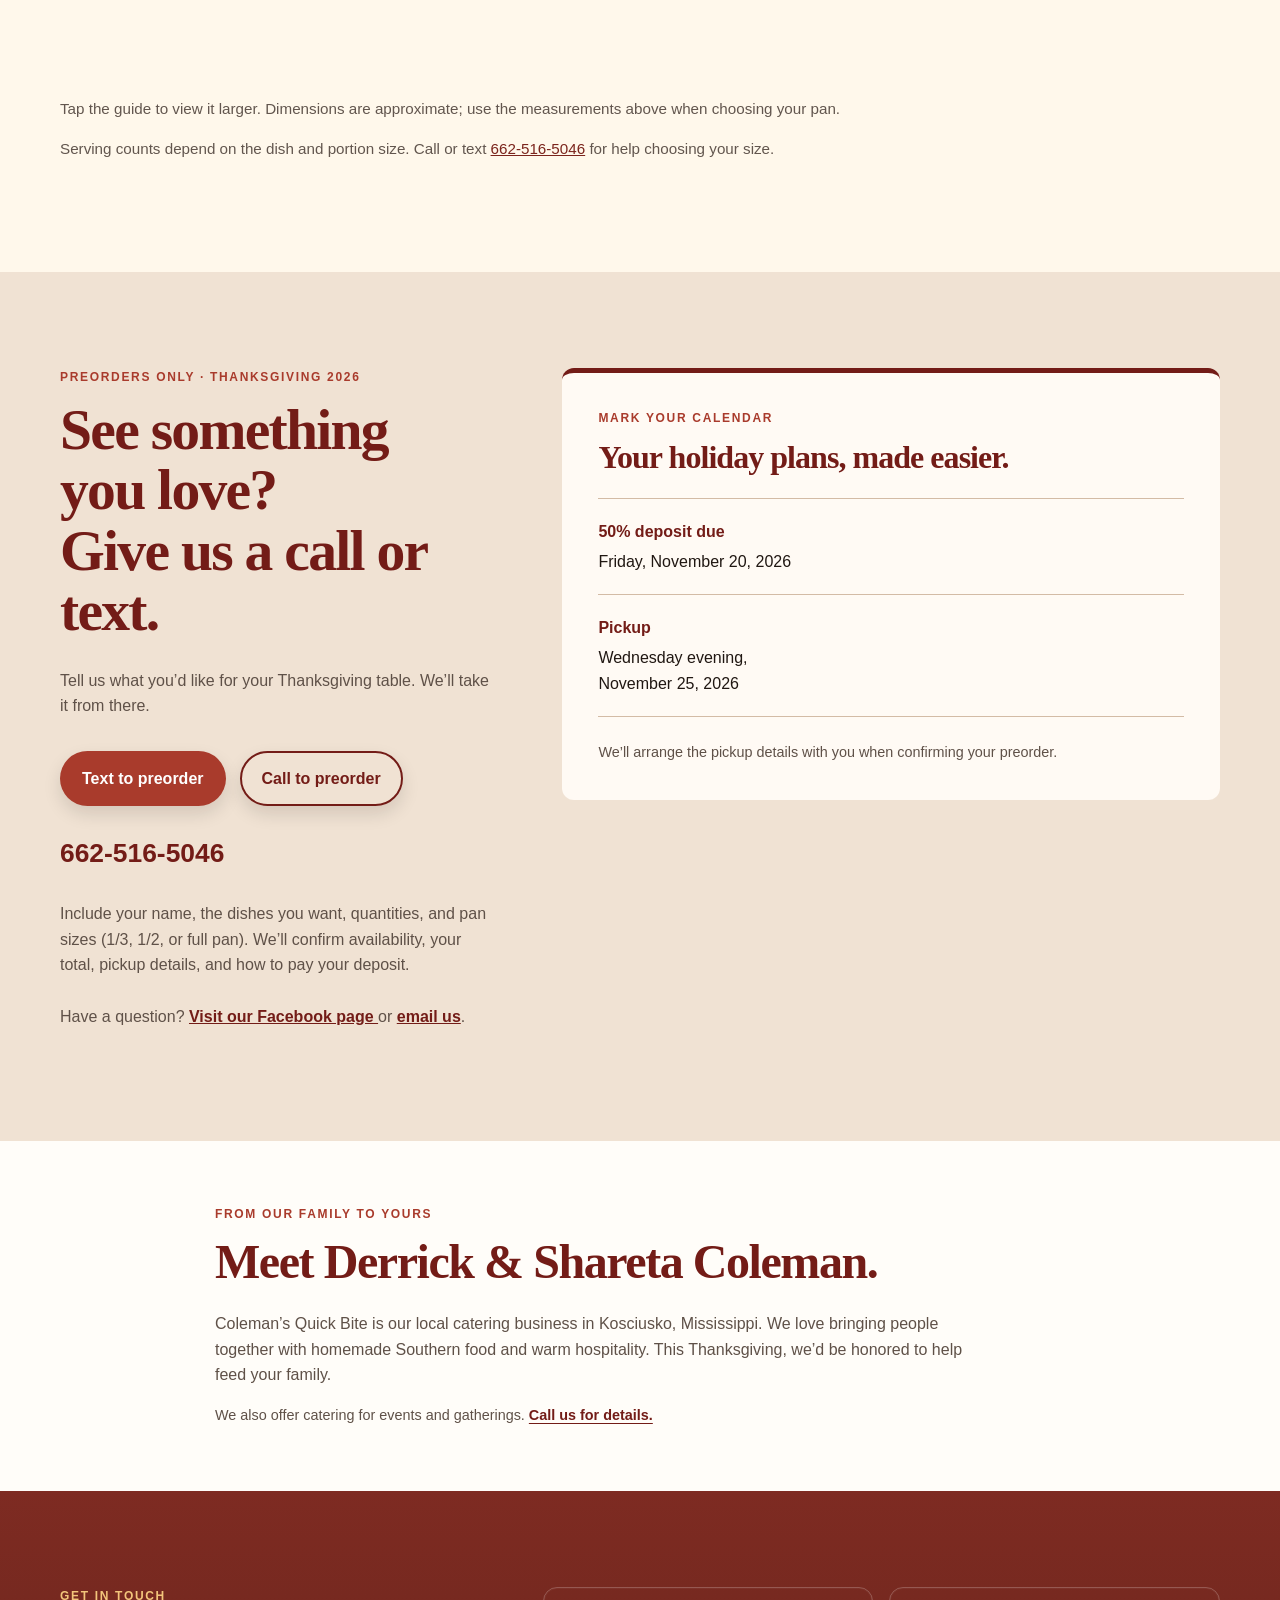
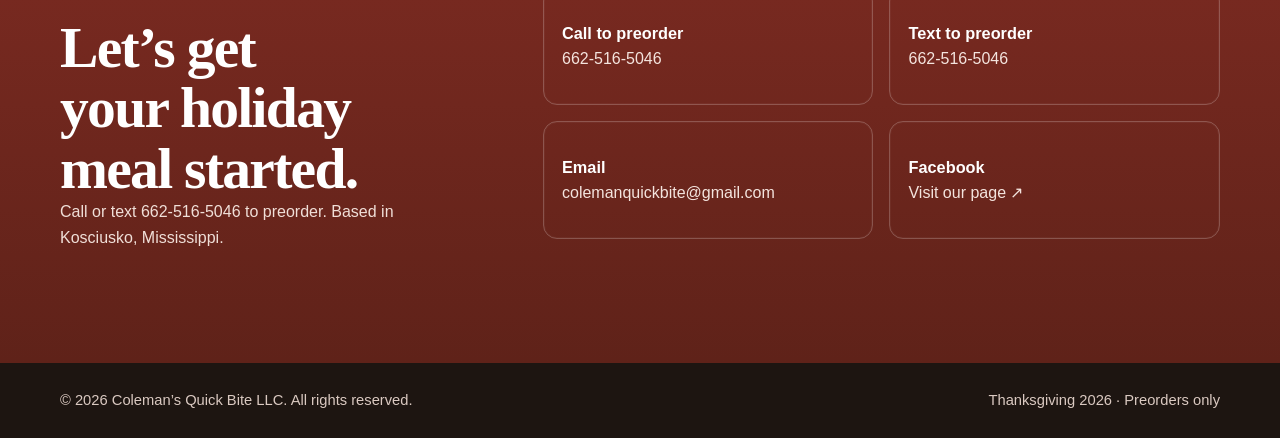
<file: menu/index.html>
<!doctype html>
<html lang="en">
<head>
  <meta charset="utf-8">
  <meta name="viewport" content="width=device-width, initial-scale=1">
  <title>Thanksgiving Menu 2026 | Coleman's Quick Bite</title>
  <meta http-equiv="refresh" content="0; url=../#thanksgiving">
  <link rel="canonical" href="https://colemansquickbite.com/#thanksgiving">
</head>
<body>
  <p><a href="../#thanksgiving">View our Thanksgiving 2026 preorder menu</a></p>
  <p><a href="colemans-quick-bite-menu.pdf">View our catering menu (PDF)</a></p>
</body>
</html>
</file>
<file: styles.css>
:root {
  --background: #fffaf4;
  --surface: #fffdf9;
  --surface-strong: #f5ede5;
  --text: #201712;
  --muted: #5f5148;
  --accent: #a93b2c;
  --accent-dark: #7e2b22;
  --accent-soft: #f2d5ba;
  --gold: #d9a14a;
  --brown: #2d1a15;
  --border: #e7dac8;
  --shadow: 0 22px 60px rgba(39, 25, 18, 0.12);
  --radius: 20px;
}

* {
  box-sizing: border-box;
}

html {
  scroll-behavior: smooth;
}

body {
  margin: 0;
  font-family: Arial, Helvetica, sans-serif;
  color: var(--text);
  background: var(--background);
  line-height: 1.6;
}

img {
  display: block;
  max-width: 100%;
}

p,
ul {
  margin-top: 0;
}

a {
  color: inherit;
}

:focus-visible {
  outline: 3px solid var(--gold);
  outline-offset: 4px;
}

.skip-link {
  position: fixed;
  top: 12px;
  left: 12px;
  z-index: 100;
  padding: 10px 16px;
  color: #fff;
  background: var(--accent-dark);
  border-radius: 8px;
  text-decoration: none;
  transform: translateY(-180%);
}

.skip-link:focus {
  transform: translateY(0);
}

.container {
  width: min(1160px, calc(100% - 40px));
  margin: 0 auto;
}

.site-header {
  position: sticky;
  top: 0;
  z-index: 20;
  background: rgba(255, 250, 244, 0.96);
  border-bottom: 1px solid rgba(103, 76, 57, 0.15);
  backdrop-filter: blur(10px);
  box-shadow: 0 10px 22px rgba(38, 23, 18, 0.03);
}

.nav-wrap {
  min-height: 76px;
  display: flex;
  align-items: center;
  justify-content: space-between;
  gap: 30px;
}

.brand {
  display: inline-flex;
  align-items: baseline;
  gap: 0.2rem;
  font-family: Georgia, 'Times New Roman', serif;
  font-size: clamp(1.15rem, 1.8vw, 1.55rem);
  font-weight: 700;
  text-decoration: none;
  line-height: 1.1;
  white-space: nowrap;
}

.brand-mark {
  color: var(--accent);
}

nav {
  display: flex;
  flex-wrap: wrap;
  align-items: center;
  gap: 22px;
}

nav a {
  color: var(--muted);
  font-size: 0.94rem;
  font-weight: 700;
  text-decoration: none;
  transition: color 150ms ease;
}

nav a:hover,
nav a:focus-visible {
  color: var(--accent);
}

.hero {
  position: relative;
  min-height: min(780px, calc(100vh - 76px));
  display: grid;
  place-items: center;
  background:
    linear-gradient(90deg, rgba(27, 16, 13, 0.82) 0%, rgba(42, 23, 18, 0.72) 52%, rgba(42, 23, 18, 0.54) 100%),
    url('images/drop_go_buffet.jpg') center 46% / cover no-repeat;
  color: white;
}

.hero-content {
  width: min(1160px, calc(100% - 40px));
  padding: 110px 0 92px;
}

.hero-content > * {
  max-width: 760px;
}

.eyebrow,
.section-label {
  margin: 0 0 12px;
  color: var(--accent);
  font-size: 0.75rem;
  font-weight: 800;
  letter-spacing: 0.14em;
  text-transform: uppercase;
}

.hero .eyebrow {
  color: #f5c97d;
}

h1,
h2,
h3 {
  margin: 0 0 18px;
  font-family: Georgia, 'Times New Roman', serif;
  line-height: 1.05;
  letter-spacing: -0.03em;
  text-wrap: balance;
}

.hero h1 {
  font-size: clamp(2.8rem, 6vw, 6rem);
}

.hero-service-intro {
  max-width: 820px;
  margin: 28px 0 0;
}

.hero-service-intro p {
  margin: 0;
}

.hero-service-title {
  color: #f5c97d;
  font-family: Georgia, 'Times New Roman', serif;
  font-size: clamp(1.85rem, 3.8vw, 3rem);
  font-weight: 700;
  line-height: 1.1;
}

.hero-service-details {
  color: #f8e7d3;
  font-size: clamp(1.08rem, 1.8vw, 1.3rem);
  font-weight: 700;
  line-height: 1.45;
}

.hero-service-note {
  margin-top: 12px !important;
  color: #fff2d7;
  font-size: clamp(1.05rem, 1.7vw, 1.22rem);
  font-weight: 700;
  line-height: 1.4;
}

.hero-lead {
  max-width: 680px;
  margin: 0;
  color: #f3ece8;
  font-size: clamp(1.08rem, 2vw, 1.35rem);
}

.button-row {
  display: flex;
  flex-wrap: wrap;
  gap: 14px;
  margin-top: 32px;
}

.button {
  display: inline-flex;
  align-items: center;
  justify-content: center;
  min-height: 52px;
  padding: 13px 20px;
  border: 2px solid transparent;
  border-radius: 999px;
  text-decoration: none;
  font-weight: 800;
  box-shadow: 0 8px 18px rgba(17, 12, 10, 0.12);
  transition: transform 170ms ease, background-color 170ms ease, border-color 170ms ease, box-shadow 170ms ease;
}

.button:hover,
.button:focus-visible {
  transform: translateY(-2px);
  box-shadow: 0 12px 22px rgba(17, 12, 10, 0.16);
}

.button-primary {
  background: var(--accent);
  color: #fff;
}

.button-primary:hover,
.button-primary:focus-visible {
  background: var(--accent-dark);
}

.button-light {
  background: #fff;
  color: var(--text);
}

.button-light:hover,
.button-light:focus-visible {
  background: #fff2e4;
}

.button-outline {
  background: rgba(255, 255, 255, 0.06);
  border-color: rgba(255, 255, 255, 0.7);
  color: #fff;
}

.button-outline:hover,
.button-outline:focus-visible {
  background: rgba(255, 255, 255, 0.12);
  border-color: #fff;
}

.hero-trust {
  display: flex;
  flex-wrap: wrap;
  gap: 12px;
  margin-top: 28px;
}

.hero-trust span {
  padding: 8px 12px;
  border: 1px solid rgba(255, 255, 255, 0.2);
  border-radius: 999px;
  background: rgba(255, 255, 255, 0.06);
  color: #f8e7d3;
  font-size: 0.74rem;
  font-weight: 700;
  letter-spacing: 0.08em;
  text-transform: uppercase;
}

.milestone-section {
  position: relative;
  overflow: hidden;
  background: var(--accent);
  color: #fff;
}

.milestone-section::after {
  content: '';
  position: absolute;
  top: -120px;
  right: -80px;
  width: 360px;
  height: 360px;
  border: 1px solid rgba(255, 255, 255, 0.2);
  border-radius: 50%;
}

.milestone-wrap {
  position: relative;
  z-index: 1;
  display: grid;
  grid-template-columns: auto minmax(0, 1fr) auto;
  gap: clamp(24px, 5vw, 64px);
  align-items: center;
  padding-top: 54px;
  padding-bottom: 54px;
}

.milestone-stat {
  display: grid;
  justify-items: center;
  min-width: 150px;
  padding-right: clamp(24px, 4vw, 48px);
  border-right: 1px solid rgba(255, 255, 255, 0.3);
}

.milestone-stat strong {
  font-family: Georgia, 'Times New Roman', serif;
  font-size: clamp(3.2rem, 7vw, 5.5rem);
  line-height: 0.9;
}

.milestone-stat span {
  margin-top: 12px;
  color: #ffe4bc;
  font-size: 0.76rem;
  font-weight: 800;
  letter-spacing: 0.12em;
  text-transform: uppercase;
  text-align: center;
}

.milestone-copy .section-label {
  margin-bottom: 10px;
  color: #ffd38e;
}

.milestone-copy h2 {
  margin-bottom: 12px;
  font-size: clamp(2rem, 4vw, 3.2rem);
}

.milestone-copy p:last-child {
  max-width: 690px;
  margin: 0;
  color: #ffe9d4;
  font-size: 1.06rem;
}

.milestone-link {
  position: relative;
  z-index: 1;
  color: #fff;
  border-bottom: 2px solid #ffd38e;
  padding-bottom: 4px;
}

.section {
  padding: 96px 0;
  scroll-margin-top: 96px;
}

.section h2 {
  font-size: clamp(2.2rem, 4vw, 3.8rem);
}

.about-section {
  background: var(--background);
}

.about-grid {
  display: grid;
  grid-template-columns: minmax(0, 0.9fr) minmax(340px, 1.1fr);
  gap: clamp(36px, 6vw, 86px);
  align-items: center;
}

.section-copy {
  color: var(--muted);
}

.section-copy p:last-child {
  margin-bottom: 0;
}

.section-intro {
  color: var(--text);
  font-size: clamp(1.05rem, 2vw, 1.2rem);
}

.owner-intro {
  display: inline-flex;
  align-items: center;
  gap: 14px;
  margin: 2px 0 22px;
  padding: 12px 16px;
  background: var(--surface-strong);
  border-left: 4px solid var(--gold);
}

.owner-intro-label {
  color: var(--accent-dark);
  font-size: 0.72rem;
  font-weight: 800;
  letter-spacing: 0.12em;
  text-transform: uppercase;
}

.owner-intro p {
  display: grid;
  gap: 1px;
  margin: 0;
  color: var(--text);
}

.owner-intro p span {
  color: var(--muted);
  font-size: 0.88rem;
}

.feature-photo {
  position: relative;
  margin: 0;
}

.feature-photo::before {
  content: '';
  position: absolute;
  right: -18px;
  bottom: -18px;
  width: 78%;
  height: 82%;
  background: rgba(217, 161, 74, 0.35);
  border-radius: var(--radius);
  z-index: 0;
}

.feature-photo img {
  position: relative;
  z-index: 1;
  width: 100%;
  height: 480px;
  object-fit: cover;
  object-position: center 52%;
  border-radius: var(--radius);
  box-shadow: var(--shadow);
}

.values-section {
  background: var(--surface-strong);
}

.center-heading {
  display: flex;
  justify-content: center;
  text-align: center;
  margin-bottom: 30px;
}

.value-grid {
  display: grid;
  grid-template-columns: repeat(3, minmax(0, 1fr));
  gap: 22px;
}

.value-card {
  padding: 28px 24px;
  background: var(--surface);
  border: 1px solid var(--border);
  border-radius: var(--radius);
  box-shadow: 0 10px 24px rgba(46, 30, 21, 0.04);
  transition: transform 180ms ease, box-shadow 180ms ease;
}

.value-card:hover,
.value-card:focus-within {
  transform: translateY(-4px);
  box-shadow: 0 18px 28px rgba(46, 30, 21, 0.07);
}

.value-card h3 {
  margin-bottom: 10px;
  font-size: 1.5rem;
}

.value-card p {
  margin: 0;
  color: var(--muted);
}

.menu-section {
  background: #f8f1ea;
}

.section-heading {
  display: grid;
  grid-template-columns: minmax(0, 1.3fr) minmax(260px, 0.7fr);
  gap: 38px;
  align-items: end;
  margin-bottom: 36px;
}

.section-heading > p {
  margin: 0;
  color: var(--muted);
  font-size: 1rem;
}

.menu-pdf-card {
  display: flex;
  align-items: center;
  justify-content: space-between;
  flex-wrap: wrap;
  gap: 24px;
  padding: 24px;
  margin-bottom: 32px;
  background: var(--surface);
  border: 1px solid var(--border);
  border-radius: var(--radius);
}

.menu-pdf-card > div:first-child {
  flex: 1 1 280px;
}

.menu-pdf-card h3 {
  margin: 0 0 8px;
}

.menu-pdf-card p {
  margin: 0;
  color: var(--muted);
}

.menu-pdf-action {
  flex: 1 1 280px;
  max-width: 380px;
}

.menu-pdf-action .button {
  gap: 8px;
  width: 100%;
}

.menu-pdf-action p {
  margin-top: 10px;
  font-size: 0.875rem;
}

.food-grid {
  display: grid;
  grid-template-columns: repeat(3, minmax(0, 1fr));
  gap: 22px;
}

.food-card {
  overflow: hidden;
  background: var(--surface);
  border: 1px solid var(--border);
  border-radius: var(--radius);
  box-shadow: 0 10px 22px rgba(44, 22, 17, 0.05);
  transition: transform 180ms ease, box-shadow 180ms ease;
}

.food-card:hover,
.food-card:focus-within {
  transform: translateY(-4px);
  box-shadow: 0 18px 28px rgba(44, 22, 17, 0.09);
}

.food-card img {
  width: 100%;
  height: 240px;
  object-fit: cover;
  object-position: center;
}

.food-card-copy {
  padding: 18px 20px 22px;
}

.food-card h3 {
  margin-bottom: 6px;
  font-size: 1.46rem;
}

.food-card p {
  margin: 0;
  color: var(--muted);
}

.menu-callout {
  display: flex;
  align-items: center;
  justify-content: space-between;
  gap: 18px;
  margin-top: 30px;
  padding: 18px 22px;
  background: var(--surface);
  border-left: 5px solid var(--accent);
  border-radius: 12px;
}

.menu-callout p {
  margin: 0;
  color: var(--text);
}

.text-link {
  color: var(--accent-dark);
  font-weight: 800;
  text-decoration: none;
  white-space: nowrap;
}

.catering-section {
  color: #fff;
  background: var(--brown);
}

.catering-grid {
  display: grid;
  grid-template-columns: 1.2fr 0.8fr;
  gap: clamp(32px, 7vw, 96px);
  align-items: center;
}

.catering-copy > p:not(.section-label) {
  max-width: 720px;
  color: #e8d8d1;
  font-size: 1.08rem;
}

.section-label-light,
.contact-section .section-label {
  color: #f3c57b;
}

.details-box {
  padding: 28px 26px;
  background: #fffaf3;
  color: var(--text);
  border-top: 5px solid var(--gold);
  border-radius: var(--radius);
  box-shadow: 0 14px 32px rgba(11, 9, 8, 0.16);
}

.contact-grid a,
.contact-grid div {
  box-shadow: inset 0 0 0 1px rgba(255, 255, 255, 0.04);
}

.details-box h3 {
  margin-bottom: 14px;
  font-size: 1.5rem;
}

.details-box ul {
  margin: 0;
  padding-left: 20px;
  color: var(--muted);
}

.details-box li + li {
  margin-top: 8px;
}

.quote-form-wrap {
  margin-top: 56px;
}

.quote-form {
  padding: clamp(24px, 4vw, 42px);
  color: var(--text);
  background: #fff;
  border: 1px solid var(--border);
  border-radius: var(--radius);
  box-shadow: var(--shadow);
}

.quote-form fieldset {
  padding: 0;
  margin: 0;
  border: 0;
}

.quote-form fieldset + fieldset {
  padding-top: 30px;
  margin-top: 34px;
  border-top: 1px solid var(--border);
}

.quote-form legend {
  width: 100%;
  margin-bottom: 18px;
  font-family: Georgia, 'Times New Roman', serif;
  font-size: 1.45rem;
  font-weight: 700;
}

.form-grid {
  display: grid;
  grid-template-columns: repeat(2, minmax(0, 1fr));
  gap: 18px;
}

.form-field {
  display: flex;
  flex-direction: column;
  gap: 7px;
}

.form-field + .form-field {
  margin-top: 18px;
}

.form-grid .form-field {
  margin-top: 0;
}

.form-field-wide {
  grid-column: 1 / -1;
}

.form-field label {
  color: #3e332c;
  font-weight: 800;
}

.form-field input,
.form-field select,
.form-field textarea {
  width: 100%;
  min-height: 48px;
  padding: 11px 12px;
  color: var(--text);
  background: #fffdf9;
  border: 2px solid #cfc0b2;
  border-radius: 7px;
  font: inherit;
}

.form-field textarea {
  min-height: 100px;
  resize: vertical;
}

.form-field input:focus,
.form-field select:focus,
.form-field textarea:focus {
  border-color: var(--accent);
  outline: 3px solid rgba(157, 48, 36, 0.17);
}

.form-honeypot {
  position: absolute !important;
  left: -9999px !important;
}

.form-note {
  margin: 24px 0 16px;
  color: var(--muted);
  font-size: 0.88rem;
}

.form-submit {
  border: 0;
  cursor: pointer;
  font: inherit;
}

.form-submit:disabled {
  cursor: wait;
  opacity: 0.7;
  transform: none;
}

.form-status {
  min-height: 1.5em;
  margin: 16px 0 0;
  font-weight: 800;
}

.form-success {
  color: #276738;
}

.form-error {
  color: #9a2017;
}

.gallery-section {
  background: #fffdfb;
}

.event-gallery-grid {
  display: grid;
  grid-template-columns: 1.35fr repeat(2, minmax(0, 1fr));
  grid-auto-rows: 220px;
  gap: 14px;
  margin-bottom: 86px;
}

.event-gallery-grid figure {
  margin: 0;
  overflow: hidden;
  border-radius: 12px;
  background: #eaded2;
  box-shadow: 0 10px 18px rgba(19, 12, 9, 0.04);
}

.event-gallery-grid .event-gallery-feature {
  grid-row: span 2;
}

.event-gallery-grid img {
  width: 100%;
  height: 100%;
  object-fit: cover;
  object-position: center;
  transition: transform 220ms ease;
}

.event-gallery-grid figure:hover img,
.event-gallery-grid figure:focus-within img {
  transform: scale(1.03);
}

.event-documents-heading {
  max-width: 700px;
  margin-bottom: 24px;
}

.event-documents-heading h3 {
  margin: 0;
  font-size: clamp(1.7rem, 3vw, 2.4rem);
}

.event-details-grid {
  display: grid;
  grid-template-columns: repeat(2, minmax(0, 1fr));
  gap: 22px;
  margin-bottom: 86px;
}

.event-menu-list,
.event-feedback-note {
  padding: 28px 30px;
  border: 1px solid var(--border);
  border-radius: 12px;
  box-shadow: 0 10px 18px rgba(19, 12, 9, 0.04);
}

.event-menu-list {
  background: #fff;
}

.event-menu-list h4,
.event-feedback-note h4 {
  margin: 0 0 18px;
  font-family: Georgia, 'Times New Roman', serif;
  font-size: 1.8rem;
}

.event-menu-columns {
  display: grid;
  grid-template-columns: repeat(2, minmax(0, 1fr));
  gap: 28px;
  margin: 0 0 22px;
}

.event-menu-columns ul {
  display: grid;
  gap: 14px;
  margin: 0;
  padding-left: 20px;
  color: var(--muted);
}

.event-menu-list p {
  margin: 0;
  color: var(--text);
}

.event-feedback-note {
  background: var(--surface-strong);
  border-top: 5px solid var(--gold);
}

.event-feedback-stars {
  display: block;
  margin-bottom: 12px;
  color: var(--accent);
  font-size: 1.7rem;
  letter-spacing: 0.16em;
}

.event-feedback-note h4 {
  margin-bottom: 10px;
}

.event-feedback-note p {
  margin-bottom: 22px;
  color: var(--muted);
}

.general-gallery-heading {
  margin-top: 0;
}

.gallery-grid {
  display: grid;
  grid-template-columns: repeat(4, minmax(0, 1fr));
  grid-auto-rows: 240px;
  gap: 14px;
}

.gallery-grid figure {
  margin: 0;
  overflow: hidden;
  border-radius: 12px;
  background: #eaded2;
  box-shadow: 0 10px 18px rgba(19, 12, 9, 0.04);
}

.gallery-grid .gallery-wide {
  grid-column: span 2;
}

.gallery-grid img {
  width: 100%;
  height: 100%;
  object-fit: cover;
  object-position: center;
  transition: transform 220ms ease;
}

.gallery-grid figure:hover img,
.gallery-grid figure:focus-within img {
  transform: scale(1.03);
}

.contact-section {
  background: linear-gradient(180deg, #7e2b22 0%, #5f2219 100%);
  color: #fff;
}

.contact-wrap {
  display: grid;
  grid-template-columns: 0.75fr 1.25fr;
  gap: clamp(32px, 6vw, 84px);
  align-items: start;
}

.contact-wrap > div:first-child > p:last-child {
  color: #f0dfd8;
}

.contact-grid {
  display: grid;
  grid-template-columns: repeat(2, minmax(0, 1fr));
  gap: 16px;
}

.contact-grid a,
.contact-grid div {
  display: flex;
  flex-direction: column;
  justify-content: center;
  min-height: 118px;
  padding: 18px 18px;
  border: 1px solid rgba(255, 255, 255, 0.22);
  border-radius: 14px;
  text-decoration: none;
  overflow-wrap: anywhere;
}

.contact-grid a {
  transition: background-color 150ms ease, border-color 150ms ease;
}

.contact-grid a:hover,
.contact-grid a:focus-visible {
  background: rgba(255, 255, 255, 0.08);
  border-color: rgba(255, 255, 255, 0.7);
}

.contact-grid strong {
  font-size: 1.02rem;
}

.contact-grid span {
  color: #f4e4de;
}

footer {
  background: #1d1511;
  color: #dac9c1;
  padding: 26px 0;
}

.footer-wrap {
  display: flex;
  align-items: center;
  justify-content: space-between;
  gap: 18px;
  font-size: 0.92rem;
}

.footer-wrap p {
  margin: 0;
}

@media (max-width: 900px) {
  .nav-wrap {
    flex-direction: column;
    align-items: flex-start;
    padding: 16px 0;
  }

  nav {
    gap: 10px 20px;
  }

  .about-grid,
  .catering-grid,
  .contact-wrap,
  .section-heading {
    grid-template-columns: 1fr;
  }

  .feature-photo img {
    height: 420px;
  }

  .food-grid,
  .value-grid,
  .gallery-grid,
  .special-menu,
  .form-grid {
    grid-template-columns: repeat(2, minmax(0, 1fr));
  }
}

@media (max-width: 620px) {
  .container,
  .hero-content {
    width: min(100% - 28px, 1160px);
  }

  .nav-wrap {
    min-height: auto;
  }

  nav {
    justify-content: space-between;
    width: 100%;
    gap: 8px 12px;
  }

  nav a {
    font-size: 0.8rem;
  }

  .hero {
    min-height: 620px;
    background-position: 62% center;
  }

  .hero-content {
    padding: 76px 0 72px;
  }

  .button-row {
    display: grid;
    grid-template-columns: 1fr;
  }

  .hero-trust {
    gap: 10px;
  }

  .milestone-wrap {
    grid-template-columns: 1fr;
    gap: 26px;
    padding-top: 42px;
    padding-bottom: 42px;
  }

  .milestone-stat {
    justify-items: start;
    min-width: 0;
    padding: 0 0 20px;
    border-right: 0;
    border-bottom: 1px solid rgba(255, 255, 255, 0.3);
  }

  .milestone-stat span {
    text-align: left;
  }

  .section {
    padding: 72px 0;
  }

  .feature-photo::before {
    right: 12px;
    bottom: -12px;
    width: 72%;
    height: 78%;
  }

  .feature-photo img {
    height: 320px;
  }

  .food-grid,
  .value-grid,
  .gallery-grid,
  .contact-grid,
  .special-menu,
  .form-grid {
    grid-template-columns: 1fr;
  }

  .form-field-wide {
    grid-column: auto;
  }

  .menu-callout {
    flex-direction: column;
    align-items: flex-start;
  }

  .gallery-grid {
    grid-auto-rows: 190px;
  }

  .event-gallery-grid {
    grid-template-columns: repeat(2, minmax(0, 1fr));
    grid-auto-rows: 170px;
    margin-bottom: 64px;
  }

  .event-gallery-grid .event-gallery-feature {
    grid-column: span 2;
    grid-row: span 1;
  }

  .event-details-grid {
    grid-template-columns: 1fr;
    margin-bottom: 64px;
  }

  .event-menu-columns {
    grid-template-columns: 1fr;
  }

  .gallery-grid .gallery-wide {
    grid-column: span 1;
  }

  .footer-wrap {
    flex-direction: column;
    align-items: flex-start;
  }
}

@media (prefers-reduced-motion: reduce) {
  html {
    scroll-behavior: auto;
  }

  *, *::before, *::after {
    transition-duration: 0.01ms !important;
  }
}

.section h2 { margin: 0; font-size: clamp(2.25rem, 4.5vw, 4rem); }
.details-box { padding: 30px; }
.contact-grid { margin-top: 0; }

@media (max-width: 900px) {
  .nav-wrap { align-items: flex-start; flex-direction: column; gap: 12px; padding-block: 15px; }
  nav { gap: 10px 20px; }
  .hero { min-height: 650px; }
  .hero-content { padding-block: 110px; }
  .section { padding-block: 96px; }
  .contact-grid { grid-template-columns: repeat(2, minmax(0, 1fr)); }
}

@media (max-width: 600px) {
  .container { width: min(100% - 28px, 1160px); }
  nav { gap: 8px 12px; }
  .hero { min-height: 620px; }
  .hero-content { padding-block: 76px; }
  .hero h1 { font-size: clamp(2.7rem, 14vw, 4rem); }
  .section { padding-block: 68px; }
  .contact-grid { grid-template-columns: 1fr; }
}
</file>
<file: thanksgiving.css>
/* Thanksgiving 2026: burgundy from the owner's flyer, a harvest-gold date band,
   and overlapping photographs of the actual food as the holiday table. */
:root {
  --holiday-wine: #731c17;
  --holiday-deep: #481711;
  --holiday-gold: #ebbd70;
  --holiday-paper: #fffaf4;
  --holiday-ink: #321c16;
}

.visually-hidden {
  position: absolute;
  width: 1px;
  height: 1px;
  padding: 0;
  overflow: hidden;
  clip-path: inset(50%);
  white-space: nowrap;
}

#thanksgiving, #preorder, #holiday-dishes { scroll-margin-top: 145px; }
[hidden] { display: none !important; }
.holiday-hero { overflow: hidden; color: var(--holiday-paper); background: var(--holiday-wine); }
.holiday-hero-grid {
  display: grid;
  grid-template-columns: 1.1fr 0.9fr;
  gap: 60px;
  align-items: center;
  padding-block: 76px 82px;
}
.holiday-intro .eyebrow { color: var(--holiday-gold); font-size: 0.7rem; }
.holiday-season { margin: 34px 0 16px; font-size: 0.85rem; }
.holiday-intro h1 { font-size: clamp(2.8rem, 4.7vw, 4.6rem); line-height: 1.08; }
.holiday-intro h1 em { color: var(--holiday-gold); font-weight: normal; }
.holiday-lead { margin: 28px 0 10px; font-size: 1.35rem; font-weight: 800; }
.holiday-intro > p:not(.eyebrow):not(.holiday-lead) { max-width: 490px; }
.preorder-badge {
  display: inline-block;
  margin-top: 8px;
  padding: 5px 12px;
  border: 1px solid var(--holiday-gold);
  color: var(--holiday-gold);
  font-size: 0.75rem;
  font-weight: 800;
  text-transform: uppercase;
  letter-spacing: 0.1em;
}
.holiday-intro .button-row { gap: 12px; margin-top: 24px; }
.holiday-intro .button { gap: 12px; padding-inline: 18px; font-size: 0.9rem; }
.holiday-phone { margin: 22px 0 0; font-size: 0.88rem; }
.holiday-phone a { text-underline-offset: 4px; }
.holiday-table { position: relative; padding: 0 0 70px 20px; }
.holiday-table figure { margin: 0; }
.holiday-ribs { transform: rotate(3deg); padding: 9px; background: var(--holiday-paper); box-shadow: 0 18px 45px #320f1555; }
.holiday-ribs img { width: 100%; height: 410px; object-fit: cover; }
.holiday-ribs figcaption {
  display: flex;
  flex-wrap: wrap;
  justify-content: space-between;
  gap: 4px 12px;
  padding: 16px 8px 10px;
  color: var(--holiday-ink);
  font-size: 0.8rem;
}
.holiday-ribs strong { color: var(--holiday-wine); white-space: nowrap; }
.holiday-side {
  position: absolute;
  left: -30px;
  bottom: -12px;
  width: 59%;
  padding: 8px;
  background: var(--holiday-paper);
  transform: rotate(-6deg);
  box-shadow: 0 10px 25px #320f1540;
}
.holiday-side img { width: 100%; height: 175px; object-fit: cover; }
.holiday-side figcaption { padding: 10px 4px 3px; color: var(--holiday-ink); font: italic 0.9rem Georgia, serif; }
.holiday-dates { color: var(--holiday-ink); background: var(--holiday-gold); }
.holiday-dates-grid { display: grid; grid-template-columns: 1fr 1fr; padding-block: 24px; gap: 36px; }
.holiday-dates p { margin: 0; }
.holiday-dates span { display: block; margin-bottom: 4px; font-size: 0.7rem; font-weight: 800; letter-spacing: 0.12em; text-transform: uppercase; }
.holiday-dates strong { font-size: clamp(0.9rem, 1.6vw, 1.1rem); }
.holiday-dates p + p { border-left: 1px solid #731c1740; padding-left: 36px; }
.holiday-menu { background: var(--holiday-paper); }
.holiday-menu .section-heading { margin-bottom: 44px; }
.holiday-menu h2, .holiday-order h2 { color: var(--holiday-wine); }
.holiday-meats { padding: 30px 36px; background: var(--holiday-wine); color: var(--holiday-paper); border-radius: 12px; }
.holiday-meats h3 { display: flex; align-items: center; justify-content: space-between; gap: 16px; margin: 0 0 20px; font-size: 1.9rem; }
.holiday-meats h3 span { color: var(--holiday-gold); font: 700 0.75rem Arial, sans-serif; text-transform: uppercase; letter-spacing: 0.14em; }
.holiday-meats dl { display: grid; grid-template-columns: 1fr 1fr; gap: 32px; margin: 0; }
.holiday-meats dl div { border-top: 1px solid #ffffff45; padding-top: 18px; }
.holiday-meats dt { font-size: 1.08rem; font-weight: 700; }
.holiday-meats dd { margin: 6px 0 0; font-size: 0.9rem; }
.holiday-meats dd strong { color: var(--holiday-gold); font: 700 2.5rem Georgia, serif; margin-right: 5px; }
.holiday-menu-tables { display: grid; grid-template-columns: 1.12fr 0.88fr; gap: 42px; margin-top: 36px; }
.holiday-menu-group { min-width: 0; }
.holiday-price-table { width: 100%; border-collapse: collapse; text-align: left; font-size: 0.95rem; }
.holiday-price-table caption { padding-bottom: 20px; text-align: left; color: var(--holiday-wine); font: 700 1.9rem Georgia, serif; }
.holiday-price-table thead { color: var(--holiday-wine); background: #f1e2d1; }
.holiday-price-table th, .holiday-price-table td { padding: 17px 10px; }
.holiday-price-table thead th { font-size: 0.75rem; }
.holiday-price-table th:first-child { width: 49%; }
.holiday-price-table th:not(:first-child), .holiday-price-table td { text-align: center; white-space: nowrap; font-variant-numeric: tabular-nums; }
.holiday-price-table tbody tr { border-bottom: 1px solid #dfcebd; }
.holiday-price-table tbody th { line-height: 1.4; font-weight: 600; }
.holiday-price-table th span { display: block; }
.holiday-price-table tbody th span { margin-top: 3px; color: var(--muted); font-size: 0.8rem; font-weight: 400; }
.holiday-dessert { margin: 28px 0 0; }
.holiday-dessert img { width: 100%; height: 175px; object-fit: cover; object-position: center 45%; border-radius: 8px; }
.holiday-dessert figcaption { margin-top: 10px; color: var(--muted); font: italic 1.05rem Georgia, serif; }
.holiday-menu-footer { display: flex; flex-wrap: wrap; justify-content: space-between; align-items: baseline; gap: 16px; border-top: 1px solid #dfcebd; margin-top: 40px; padding-top: 24px; font-size: 0.9rem; }
.holiday-menu-footer p { margin: 0; }
.holiday-menu-footer .text-link { white-space: normal; }
.holiday-menu-footer > a { color: var(--holiday-wine); text-underline-offset: 4px; }
.holiday-order { background: #f0e2d3; }
.holiday-order-grid { display: grid; grid-template-columns: 0.8fr 1.2fr; align-items: start; gap: 64px; }
.holiday-order-copy > p:not(.section-label) { color: var(--muted); margin-top: 26px; }
.holiday-order-copy > p a { font-weight: 700; color: var(--holiday-wine); white-space: nowrap; }
.holiday-order-details { margin: 32px 0; border-block: 1px solid #d3bba5; }
.holiday-order-details div { padding-block: 20px; }
.holiday-order-details div + div { border-top: 1px solid #d3bba5; }
.holiday-order-details dt { color: var(--holiday-wine); font-weight: 800; }
.holiday-order-details dd { margin: 4px 0 0; }
.holiday-text-button { color: var(--holiday-wine); border-color: var(--holiday-wine); background: transparent; }
.holiday-text-button:hover { background: #fffaf4; }

.holiday-shop { background: #fffdf9; }
.holiday-shop h2 { color: var(--holiday-wine); }
.holiday-shop-help { color: var(--muted); margin-bottom: 28px; }
.holiday-product-grid { display: grid; grid-template-columns: repeat(3, minmax(0, 1fr)); gap: 24px; align-items: stretch; }
.holiday-product { display: flex; flex-direction: column; min-width: 0; border: 1px solid var(--border); border-radius: 12px; overflow: hidden; background: white; }
.holiday-product-photo { position: relative; display: block; }
.holiday-product-photo img { width: 100%; height: 230px; object-fit: cover; }
.holiday-turkey-photo img { object-position: center 35%; }
.holiday-product-photo span { position: absolute; bottom: 0; left: 0; right: 0; padding: 12px 16px; color: white; background: #321c16e6; font-size: 0.75rem; }
.holiday-product-body { padding: 24px; display: flex; flex-direction: column; flex: 1; }
.holiday-product h3 { font-size: 1.6rem; color: var(--holiday-wine); }
.holiday-photo-price { margin: auto 0 0; color: var(--muted); font-size: 0.85rem; line-height: 1.7; }
.holiday-photo-note { margin: 28px 0 0; color: var(--muted); font-size: 0.9rem; }
.holiday-photo-note a { color: var(--holiday-wine); font-weight: 700; text-underline-offset: 3px; }
.holiday-pickup-note { padding: 36px; background: #fffaf4; border-radius: 12px; border-top: 5px solid var(--holiday-wine); }
.holiday-pickup-note h3 { color: var(--holiday-wine); font-size: 2rem; }
.holiday-pickup-note > p:last-child { margin-bottom: 0; color: var(--muted); font-size: 0.9rem; }
.holiday-pickup-note .holiday-order-details { margin: 24px 0; }
.holiday-order-copy .holiday-order-phone { margin-top: 18px; font-size: 1.65rem; }
.holiday-order-copy .holiday-order-phone a { text-decoration: none; }
.holiday-about { padding-block: 64px; background: #fffdf9; }
.holiday-about .container { max-width: 850px; }
.holiday-about h2 { color: var(--holiday-wine); font-size: clamp(2rem, 4vw, 3rem); margin-bottom: 24px; }
.holiday-about p:not(.section-label) { color: var(--muted); max-width: 750px; }
.holiday-about .holiday-catering-note { margin-bottom: 0; font-size: 0.9rem; }
.holiday-catering-note a { color: var(--holiday-wine); font-weight: 700; text-underline-offset: 3px; }
.holiday-order-copy > p a { white-space: normal; }

@media (max-width: 1000px) {
  .holiday-product-grid { grid-template-columns: repeat(2, minmax(0, 1fr)); }
}
@media (max-width: 620px) {
  .holiday-product-grid { grid-template-columns: 1fr; }
  .holiday-product-photo img { height: 260px; }
  .holiday-pickup-note { padding: 28px; }
}

@media (min-width: 901px) {
  .holiday-intro .button-row { flex-wrap: nowrap; }
}
@media (max-width: 1000px) {
  .holiday-hero-grid { gap: 32px; }
  .holiday-order-grid { gap: 32px; }
  .holiday-menu-tables { gap: 24px; grid-template-columns: 1fr 1fr; }
  .holiday-price-table th, .holiday-price-table td { padding-inline: 7px; }
}
@media (max-width: 760px) {
  .holiday-hero-grid { grid-template-columns: 1fr; padding-block: 48px 60px; gap: 42px; }
  .holiday-intro h1 { max-width: 560px; font-size: clamp(2.7rem, 7vw, 4rem); }
  .holiday-season { margin-top: 24px; }
  .holiday-table { width: min(100% - 30px, 460px); justify-self: center; padding-left: 20px; }
  .holiday-ribs img { height: 280px; }
  .holiday-side { left: -10px; }
  .holiday-side img { height: 135px; }
  .holiday-menu-tables, .holiday-order-grid { grid-template-columns: 1fr; gap: 36px; }
  .holiday-price-table th, .holiday-price-table td { padding: 16px 10px; }
  .holiday-dessert img { height: 220px; }
}
@media (max-width: 480px) {
  .holiday-hero-grid { padding-top: 36px; }
  .holiday-intro h1 { font-size: 2.65rem; }
  .holiday-intro .eyebrow { max-width: 260px; }
  .holiday-dates-grid { grid-template-columns: 1fr; gap: 16px; }
  .holiday-dates p + p { border-left: 0; border-top: 1px solid #731c1740; padding: 16px 0 0; }
  .holiday-meats { padding: 24px; }
  .holiday-meats dl { grid-template-columns: 1fr; gap: 20px; }
  .holiday-menu-footer { align-items: flex-start; }
  .holiday-ribs figcaption { font-size: 0.7rem; }
}

@media (prefers-reduced-motion: reduce) {
  .holiday-ribs, .holiday-side { transform: none; }
}

/* Pan dimensions and pudding price guide */
.pan-guide { background: #fff8eb; scroll-margin-top: 100px; }
.pan-guide h2 { color: #7b241c; font-size: clamp(2rem,4vw,3rem); }
.pan-guide h3 { color: #7b241c; font-size: 2rem; margin-top: 48px; }
.pudding-price-graphic, .pan-comparison { display: block; max-width: 780px; margin: 28px auto 16px; }
.pudding-price-graphic img, .pan-comparison img { display: block; width: 100%; height: auto; border-radius: 16px; }
.pan-dimension-grid { display: grid; grid-template-columns: repeat(3,minmax(0,1fr)); gap: 20px; margin: 28px 0; }
.pan-dimension-grid article { background: white; border-top: 5px solid #d69b2b; border-radius: 12px; padding: 24px; }
.pan-dimension-grid h4 { color: #7b241c; font-size: 1.4rem; margin: 0 0 12px; }
.pan-dimension-grid p { margin: 0; }
.pan-guide-note { color: #62564e; font-size: .95rem; }
.pan-guide a { color: #7b241c; }
@media(max-width:620px) { .pan-dimension-grid { grid-template-columns: 1fr; gap: 12px; } }
</file>
